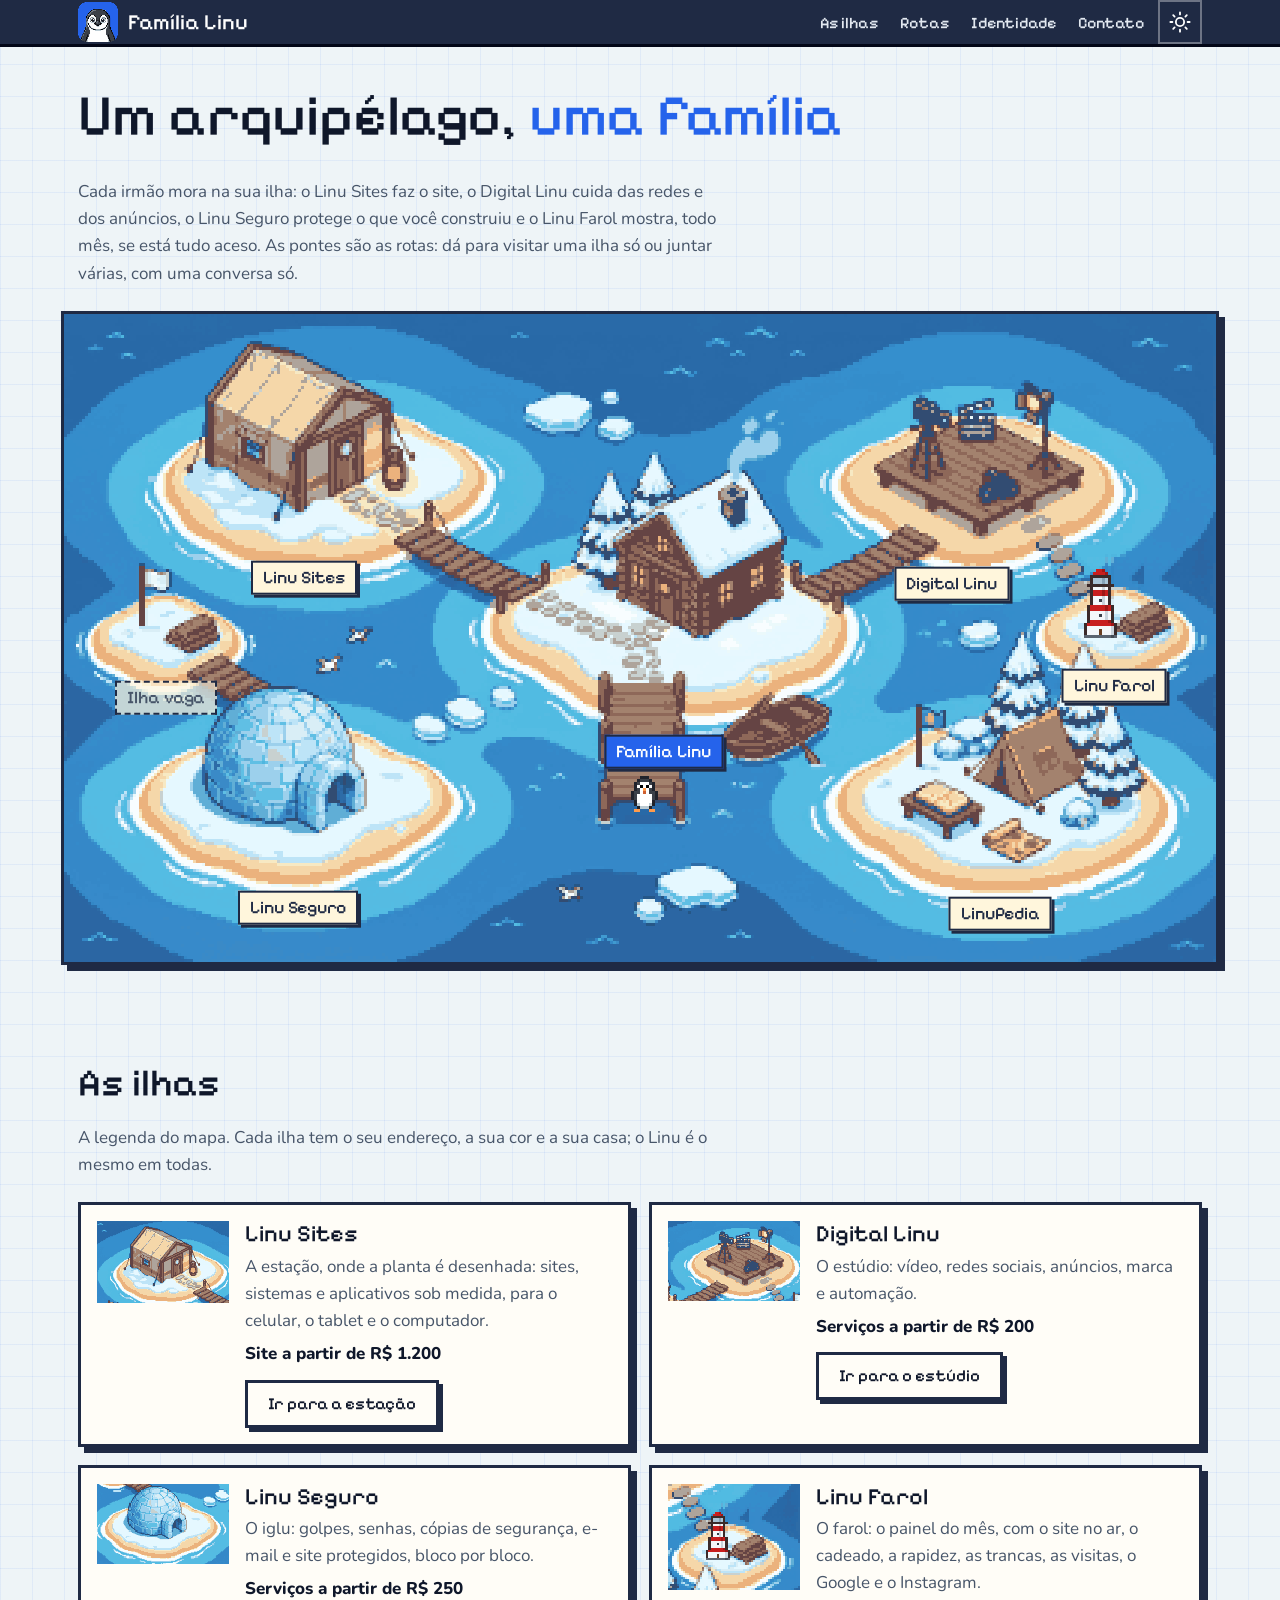
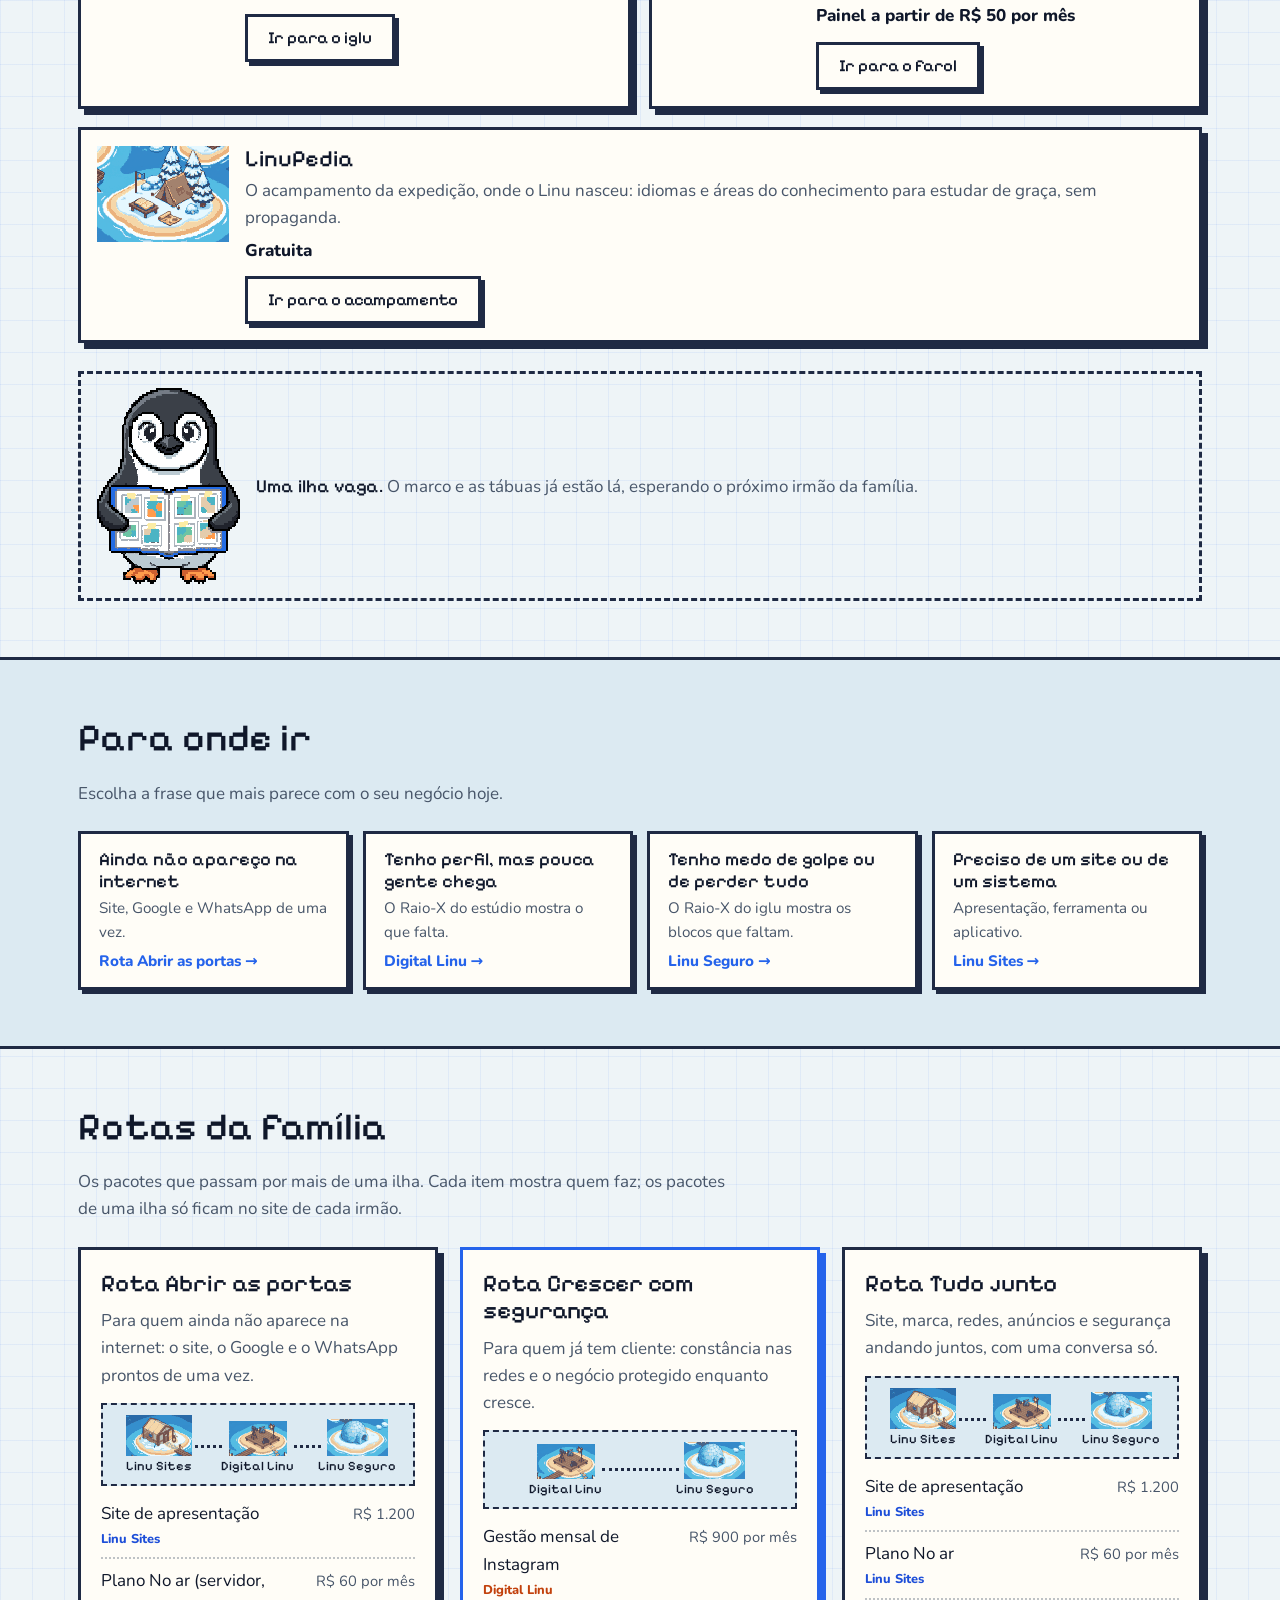
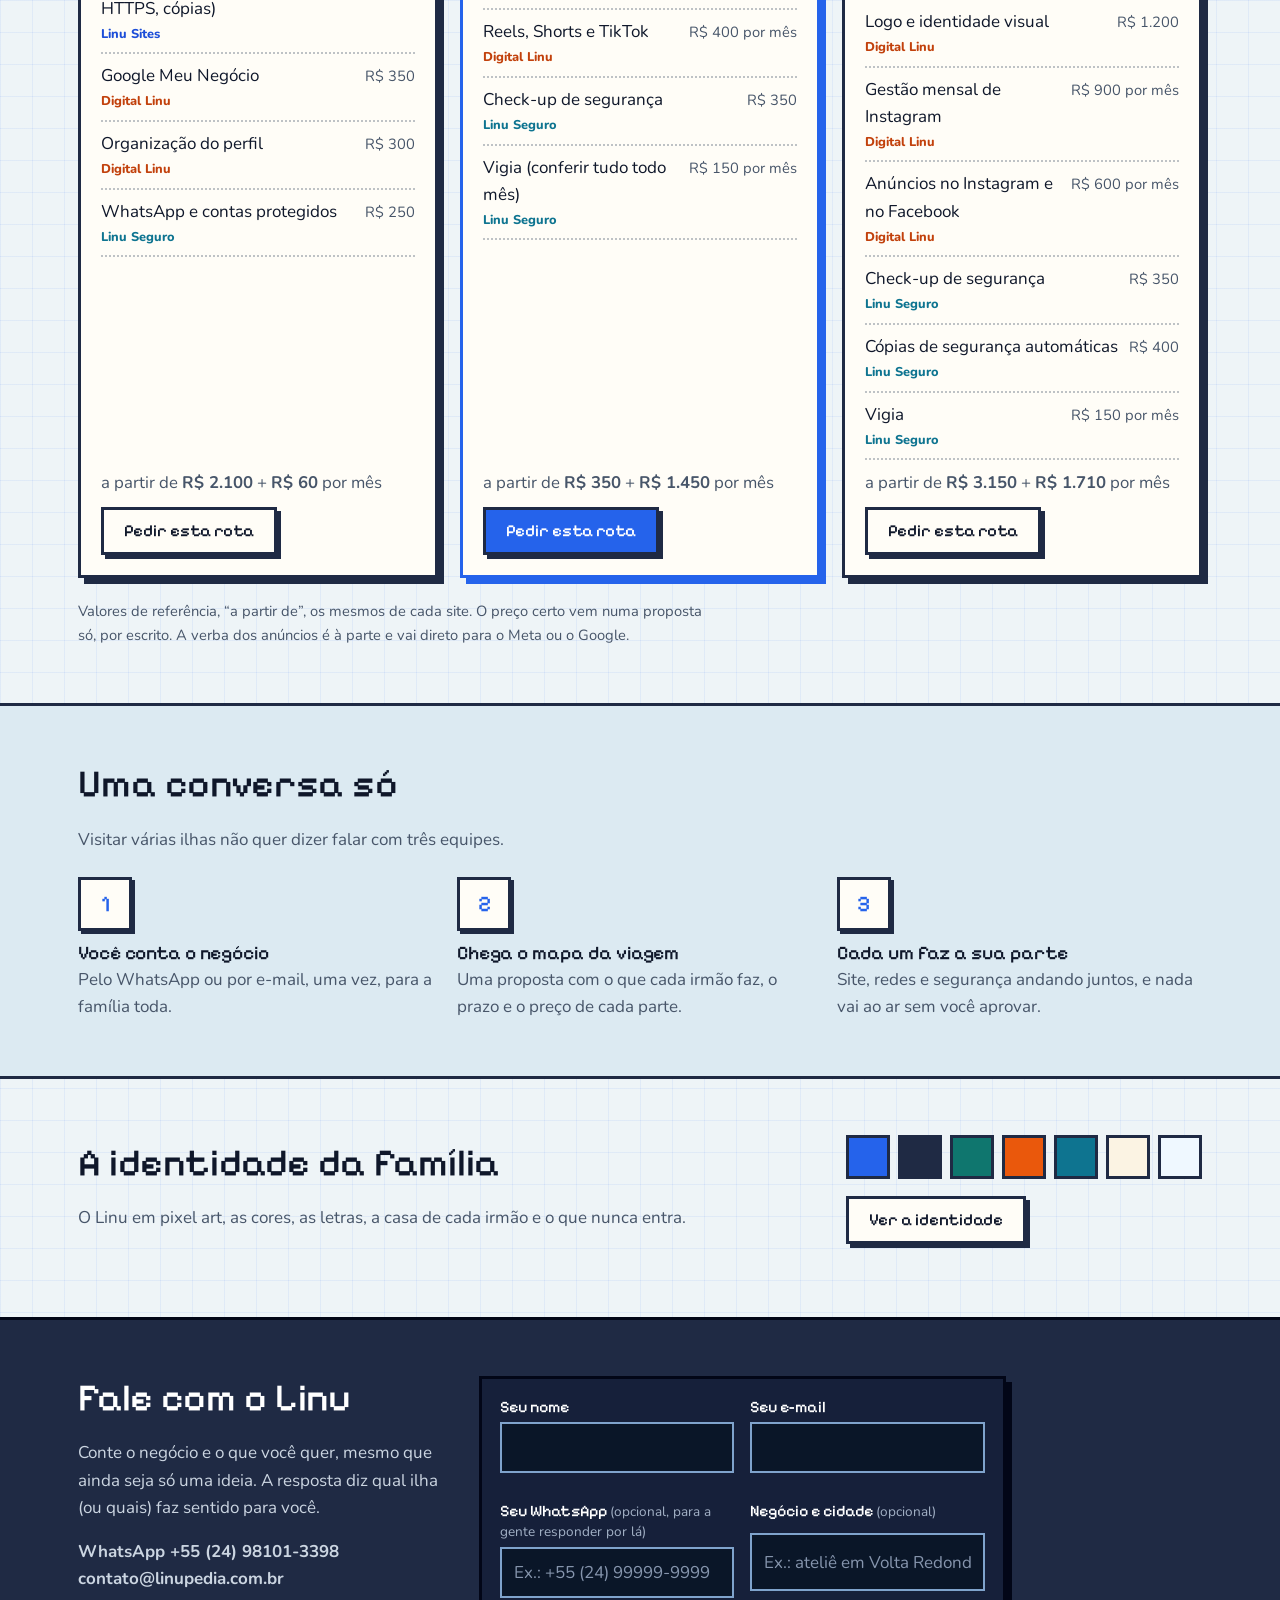
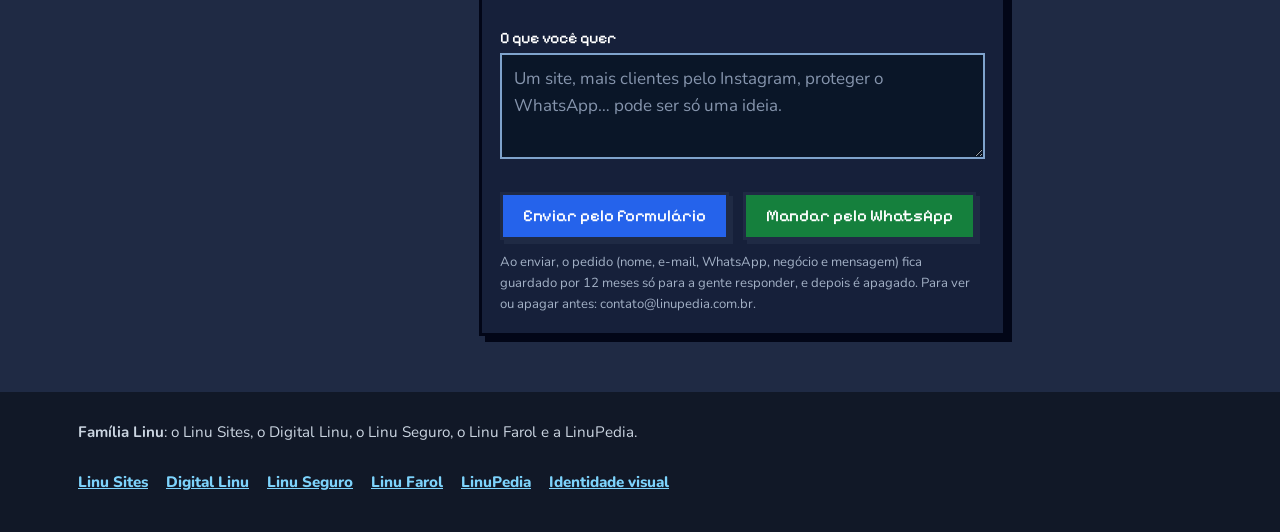
<file: index.html>
<!DOCTYPE html>
<html lang="pt-BR">
<head>
  <meta charset="utf-8">
  <meta name="viewport" content="width=device-width, initial-scale=1">
  <title>Família Linu: as ilhas do Linu Sites, do Digital, do Seguro e do Farol</title>
  <meta name="description" content="Um arquipélago, uma família: o Linu Sites faz o site, o Digital Linu cuida das redes e dos anúncios, o Linu Seguro protege o negócio e o Linu Farol mostra o painel do mês. Rotas que juntam os irmãos, com uma conversa só.">
  <meta name="theme-color" content="#1F2A44">
  <link rel="icon" href="img/linu-logo.png?v=04939f80" type="image/png" sizes="128x128">
  <link rel="icon" href="img/icone-32.png?v=af06fd2b" type="image/png" sizes="32x32">
  <link rel="apple-touch-icon" href="img/icone-180.png?v=0174d73d">
  <meta property="og:title" content="Família Linu">
  <meta property="og:description" content="Site, redes sociais, anúncios e segurança para pequenos negócios, cada um na sua ilha, e a LinuPedia, onde o Linu nasceu.">
  <meta property="og:type" content="website">
  <meta property="og:url" content="https://familia.linupedia.com.br/">
  <meta property="og:locale" content="pt_BR">
  <meta property="og:image" content="https://familia.linupedia.com.br/img/compartilhar.png">
  <meta property="og:image:width" content="1200">
  <meta property="og:image:height" content="630">
  <meta name="twitter:card" content="summary_large_image">
  <script type="application/ld+json">{"@context":"https://schema.org","@type":"Organization","name":"Família Linu","url":"https://familia.linupedia.com.br/","description":"Site, redes sociais, anúncios, segurança digital e o painel do mês para pequenos negócios, com uma conversa só.","logo":"https://familia.linupedia.com.br/img/linu-logo.png","image":"https://familia.linupedia.com.br/img/compartilhar.png","telephone":"+55-24-98101-3398","email":"contato@linupedia.com.br","areaServed":"BR","subOrganization":[{"@type":"ProfessionalService","name":"Linu Sites","url":"https://sites.linupedia.com.br/"},{"@type":"ProfessionalService","name":"Digital Linu","url":"https://digital.linupedia.com.br/"},{"@type":"ProfessionalService","name":"Linu Seguro","url":"https://seguro.linupedia.com.br/"},{"@type":"ProfessionalService","name":"Linu Farol","url":"https://farol.linupedia.com.br/"}],"parentOrganization":{"@type":"Organization","name":"LinuPedia","url":"https://linupedia.com.br"}}</script>
  <meta http-equiv="Content-Security-Policy" content="default-src 'self'; img-src 'self' data:; font-src 'self'; style-src 'self'; script-src 'self'; connect-src 'self' https://farol.linupedia.com.br; object-src 'none'; base-uri 'self'; form-action 'self'">
  <link rel="canonical" href="https://familia.linupedia.com.br/">
  <link rel="preload" href="fontes/pixelify-sans-latin.woff2" as="font" type="font/woff2" crossorigin>
  <script src="js/tema-inicio.js?v=b2e4d710"></script>
  <link rel="stylesheet" href="css/fontes-pixel.css?v=5a3ab9f0">
  <link rel="stylesheet" href="css/estilo.css?v=5ccaa806">
  <link rel="stylesheet" href="css/marcas.css?v=cd5d8400">
  <link rel="stylesheet" href="css/movimento.css?v=6c3684a3">
  <script src="js/familia.js?v=a49119ed" defer></script>
  <script src="js/linu-vivo.js?v=daf0f399" defer></script>
  <script src="js/mapa-linu.js?v=a520ba24" defer></script>
  <script src="js/movimento.js?v=c068d761" defer></script>
  <script src="js/farol-visitas.js?v=721273e2" defer></script>
</head>
<body>
  <header class="topo">
    <div class="dentro topo-dentro">
      <a class="marca" href="./" aria-label="Família Linu, início">
        <img src="img/linu-logo.png?v=04939f80" alt="" width="40" height="40">
        <span>Família Linu</span>
      </a>
      <nav class="menu" aria-label="Seções">
        <div class="menu-links" id="menu-links">
          <a href="#ilhas">As ilhas</a>
          <a href="#rotas">Rotas</a>
          <a href="identidade">Identidade</a>
          <a href="#contato">Contato</a>
        </div>
        <button class="luz" type="button" data-tema aria-label="Mudar para o modo escuro" title="Modo escuro">
          <svg viewBox="0 0 24 24" width="22" height="22" aria-hidden="true">
            <path class="icone-sol" d="M12 7.5a4.5 4.5 0 1 1 0 9 4.5 4.5 0 0 1 0-9ZM12 1.5v2.2M12 20.3v2.2M1.5 12h2.2M20.3 12h2.2M4.6 4.6l1.5 1.5M17.9 17.9l1.5 1.5M4.6 19.4l1.5-1.5M17.9 6.1l1.5-1.5" />
            <path class="icone-lua" d="M20 14.5A8.5 8.5 0 0 1 9.5 4a8.5 8.5 0 1 0 10.5 10.5Z" />
          </svg>
        </button>
      </nav>
    </div>
  </header>

  <main>
    <!-- O mapa das ilhas (07/11/2026): pixel art pela API de imagens (arte/), levada para a grade 384 × 216 (largo) e
         176 × 312 (alto) e mostrada só em 2× ou 3× exatos. Os nomes são HTML por cima (css/marcas.css). -->
    <section class="abertura" data-barra-titulo="O mapa">
      <div class="dentro">
        <h1>Um arquipélago, <span class="destaque">uma família</span></h1>
        <p class="abertura-sub">Cada irmão mora na sua ilha: o Linu Sites faz o site, o Digital Linu cuida das redes e dos anúncios,
          o Linu Seguro protege o que você construiu e o Linu Farol mostra, todo mês, se está tudo aceso. As pontes são as rotas: dá para visitar uma ilha só ou juntar várias,
          com uma conversa só.</p>
      </div>
      <div class="mapa">
        <div class="mapa-largo">
          <img class="pixel mapa-dia" src="img/mapa-largo-dia.png?v=c168d5bc" alt="Mapa em pixel art de sete ilhas: a estação do Linu Sites, o estúdio do Digital Linu, o iglu do Linu Seguro, o acampamento da LinuPedia, a casa da Família Linu no meio, com o Linu no cais, o farol do Linu Farol e uma ilha vaga" width="384" height="216">
          <img class="pixel mapa-noite" src="img/mapa-largo-noite.png?v=48eda335" alt="O mesmo mapa das ilhas, à noite, com as janelas acesas" width="384" height="216">
          <div class="marcas">
            <a class="marca-ilha m-l-sites" href="https://sites.linupedia.com.br/">Linu Sites</a>
            <a class="marca-ilha m-l-digital" href="https://digital.linupedia.com.br/">Digital Linu</a>
            <span class="marca-ilha m-l-familia">Família Linu</span>
            <a class="marca-ilha m-l-seguro" href="https://seguro.linupedia.com.br/">Linu Seguro</a>
            <a class="marca-ilha m-l-pedia" href="https://linupedia.com.br/">LinuPedia</a>
            <span class="marca-ilha m-l-vaga1 marca-vaga">Ilha vaga</span>
            <a class="marca-ilha m-l-farol" href="https://farol.linupedia.com.br/">Linu Farol</a>
          </div>
        </div>
        <div class="mapa-alto">
          <img class="pixel mapa-dia" src="img/mapa-alto-dia.png?v=5227ce61" alt="Mapa em pixel art de sete ilhas, de cima para baixo: a estação do Linu Sites, o estúdio do Digital Linu, a casa da Família Linu com o Linu no cais, o iglu do Linu Seguro, o acampamento da LinuPedia, o farol do Linu Farol e uma ilha vaga" width="176" height="312">
          <img class="pixel mapa-noite" src="img/mapa-alto-noite.png?v=658acf79" alt="O mesmo mapa das ilhas, à noite, com as janelas acesas" width="176" height="312">
          <div class="marcas">
            <a class="marca-ilha m-a-sites" href="https://sites.linupedia.com.br/">Linu Sites</a>
            <a class="marca-ilha m-a-digital" href="https://digital.linupedia.com.br/">Digital Linu</a>
            <span class="marca-ilha m-a-familia">Família Linu</span>
            <a class="marca-ilha m-a-seguro" href="https://seguro.linupedia.com.br/">Linu Seguro</a>
            <a class="marca-ilha m-a-pedia" href="https://linupedia.com.br/">LinuPedia</a>
            <span class="marca-ilha m-a-vaga1 marca-vaga">Ilha vaga</span>
            <a class="marca-ilha m-a-farol" href="https://farol.linupedia.com.br/">Linu Farol</a>
          </div>
        </div>
      </div>
    </section>

    <section class="secao" id="ilhas">
      <div class="dentro">
        <h2 data-mov="palavras">As ilhas</h2>
        <p class="secao-sub" data-mov="sobe">A legenda do mapa. Cada ilha tem o seu endereço, a sua cor e a sua casa; o Linu é o mesmo em todas.</p>
        <p class="faixa-dica" aria-hidden="true">Arraste para o lado: são 5 ilhas →</p>
        <ul class="ilhas" data-mov-grupo="sobe">
          <li class="ilha">
            <img class="pixel ilha-img" data-mov="cortina" src="img/ilha-sites.png?v=5ed943eb" alt="" width="264" height="164" loading="lazy">
            <div class="ilha-texto">
              <h3>Linu Sites</h3>
              <p>A estação, onde a planta é desenhada: sites, sistemas e aplicativos sob medida, para o celular, o tablet e o computador.</p>
              <p class="ilha-preco" data-irmao="sites">Site a partir de R$&nbsp;1.200</p>
              <a class="botao botao-linha" href="https://sites.linupedia.com.br/">Ir para a estação</a>
            </div>
          </li>
          <li class="ilha">
            <img class="pixel ilha-img" data-mov="cortina" src="img/ilha-digital.png?v=b6b58635" alt="" width="232" height="140" loading="lazy">
            <div class="ilha-texto">
              <h3>Digital Linu</h3>
              <p>O estúdio: vídeo, redes sociais, anúncios, marca e automação.</p>
              <p class="ilha-preco" data-irmao="digital">Serviços a partir de R$&nbsp;200</p>
              <a class="botao botao-linha" href="https://digital.linupedia.com.br/">Ir para o estúdio</a>
            </div>
          </li>
          <li class="ilha">
            <img class="pixel ilha-img" data-mov="cortina" src="img/ilha-seguro.png?v=1c79bf6d" alt="" width="244" height="148" loading="lazy">
            <div class="ilha-texto">
              <h3>Linu Seguro</h3>
              <p>O iglu: golpes, senhas, cópias de segurança, e-mail e site protegidos, bloco por bloco.</p>
              <p class="ilha-preco" data-irmao="seguro">Serviços a partir de R$&nbsp;250</p>
              <a class="botao botao-linha" href="https://seguro.linupedia.com.br/">Ir para o iglu</a>
            </div>
          </li>
          <li class="ilha">
            <img class="pixel ilha-img" data-mov="cortina" src="img/ilha-farol.png?v=7e81472c" alt="" width="124" height="100" loading="lazy">
            <div class="ilha-texto">
              <h3>Linu Farol</h3>
              <p>O farol: o painel do mês, com o site no ar, o cadeado, a rapidez, as trancas, as visitas, o Google e o Instagram.</p>
              <p class="ilha-preco" data-irmao="farol">Painel a partir de R$&nbsp;50 por mês</p>
              <a class="botao botao-linha" href="https://farol.linupedia.com.br/">Ir para o farol</a>
            </div>
          </li>
          <li class="ilha">
            <img class="pixel ilha-img" data-mov="cortina" src="img/ilha-pedia.png?v=cc1c0d07" alt="" width="252" height="184" loading="lazy">
            <div class="ilha-texto">
              <h3>LinuPedia</h3>
              <p>O acampamento da expedição, onde o Linu nasceu: idiomas e áreas do conhecimento para estudar de graça, sem propaganda.</p>
              <p class="ilha-preco">Gratuita</p>
              <a class="botao botao-linha" href="https://linupedia.com.br/">Ir para o acampamento</a>
            </div>
          </li>
        </ul>
        <p class="vagas" data-mov="sobe"><img class="pixel" data-linu-vivo data-piscar="img/linu-album-piscando.png?v=fa7bdaf4" src="img/linu-album.png?v=cb180242" alt="" width="143" height="196" loading="lazy"><span><b>Uma ilha vaga.</b> O marco
          e as tábuas já estão lá, esperando o próximo irmão da família.</span></p>
      </div>
    </section>

    <section class="secao secao-mar" id="casos">
      <div class="dentro">
        <h2 data-mov="palavras">Para onde ir</h2>
        <p class="secao-sub" data-mov="sobe">Escolha a frase que mais parece com o seu negócio hoje.</p>
        <ul class="casos" data-mov-grupo="sobe">
          <li><a href="#rotas"><b>Ainda não apareço na internet</b><span>Site, Google e WhatsApp de uma vez.</span><span class="casos-ir">Rota Abrir as portas →</span></a></li>
          <li><a href="https://digital.linupedia.com.br/#raiox"><b>Tenho perfil, mas pouca gente chega</b><span>O Raio-X do estúdio mostra o que falta.</span><span class="casos-ir">Digital Linu →</span></a></li>
          <li><a href="https://seguro.linupedia.com.br/#raiox"><b>Tenho medo de golpe ou de perder tudo</b><span>O Raio-X do iglu mostra os blocos que faltam.</span><span class="casos-ir">Linu Seguro →</span></a></li>
          <li><a href="https://sites.linupedia.com.br/#servicos"><b>Preciso de um site ou de um sistema</b><span>Apresentação, ferramenta ou aplicativo.</span><span class="casos-ir">Linu Sites →</span></a></li>
        </ul>
      </div>
    </section>

    <section class="secao" id="rotas">
      <div class="dentro">
        <h2 data-mov="palavras">Rotas da família</h2>
        <p class="secao-sub" data-mov="sobe">Os pacotes que passam por mais de uma ilha. Cada item mostra quem faz; os pacotes de uma ilha só ficam
          no site de cada irmão.</p>
        <p class="faixa-dica" aria-hidden="true">Arraste para o lado: são 3 rotas →</p>
        <div class="rotas" data-mov-grupo="sobe">
          <article class="rota">
            <h3 class="rota-nome">Rota Abrir as portas</h3>
            <p>Para quem ainda não aparece na internet: o site, o Google e o WhatsApp prontos de uma vez.</p>
            <ol class="rota-paradas" data-mov-grupo="lado" title="As ilhas desta rota"><li><img class="pixel" src="img/ilha-sites-p.png?v=d8697db7" alt="" width="66" height="41"><span>Linu Sites</span></li><li><img class="pixel" src="img/ilha-digital-p.png?v=76141bc9" alt="" width="58" height="35"><span>Digital Linu</span></li><li><img class="pixel" src="img/ilha-seguro-p.png?v=35e524f1" alt="" width="61" height="37"><span>Linu Seguro</span></li></ol>
            <details class="rota-detalhe" open>
              <summary>O que entra: 5 itens</summary>
              <ul class="rota-itens">
              <li>Site de apresentação<span class="valor">R$&nbsp;1.200</span><small class="de-sites">Linu Sites</small></li>
              <li>Plano No ar (servidor, HTTPS, cópias)<span class="valor">R$&nbsp;60 por mês</span><small class="de-sites">Linu Sites</small></li>
              <li>Google Meu Negócio<span class="valor">R$&nbsp;350</span><small class="de-digital">Digital Linu</small></li>
              <li>Organização do perfil<span class="valor">R$&nbsp;300</span><small class="de-digital">Digital Linu</small></li>
              <li>WhatsApp e contas protegidos<span class="valor">R$&nbsp;250</span><small class="de-seguro">Linu Seguro</small></li>
              </ul>
            </details>
            <p class="rota-total">a partir de <b>R$&nbsp;2.100</b> + <b>R$&nbsp;60</b> por mês</p>
            <a class="botao botao-linha" href="https://wa.me/5524981013398?text=Ol%C3%A1%2C%20Fam%C3%ADlia%20Linu%21%20Quero%20um%20or%C3%A7amento%20da%20rota%20Abrir%20as%20portas%3A%20Site%20de%20apresenta%C3%A7%C3%A3o%2C%20Plano%20No%20ar%20%28servidor%2C%20HTTPS%2C%20c%C3%B3pias%29%2C%20Google%20Meu%20Neg%C3%B3cio%2C%20Organiza%C3%A7%C3%A3o%20do%20perfil%2C%20WhatsApp%20e%20contas%20protegidos.%20Estimativa%20pela%20p%C3%A1gina%3A%20a%20partir%20de%20R%24%202.100%20%2B%20R%24%2060%20por%20m%C3%AAs." target="_blank" rel="noopener">Pedir esta rota</a>
          </article>
          <article class="rota rota-destaque">
            <h3 class="rota-nome">Rota Crescer com segurança</h3>
            <p>Para quem já tem cliente: constância nas redes e o negócio protegido enquanto cresce.</p>
            <ol class="rota-paradas" data-mov-grupo="lado" title="As ilhas desta rota"><li><img class="pixel" src="img/ilha-digital-p.png?v=76141bc9" alt="" width="58" height="35"><span>Digital Linu</span></li><li><img class="pixel" src="img/ilha-seguro-p.png?v=35e524f1" alt="" width="61" height="37"><span>Linu Seguro</span></li></ol>
            <details class="rota-detalhe" open>
              <summary>O que entra: 4 itens</summary>
              <ul class="rota-itens">
              <li>Gestão mensal de Instagram<span class="valor">R$&nbsp;900 por mês</span><small class="de-digital">Digital Linu</small></li>
              <li>Reels, Shorts e TikTok<span class="valor">R$&nbsp;400 por mês</span><small class="de-digital">Digital Linu</small></li>
              <li>Check-up de segurança<span class="valor">R$&nbsp;350</span><small class="de-seguro">Linu Seguro</small></li>
              <li>Vigia (conferir tudo todo mês)<span class="valor">R$&nbsp;150 por mês</span><small class="de-seguro">Linu Seguro</small></li>
              </ul>
            </details>
            <p class="rota-total">a partir de <b>R$&nbsp;350</b> + <b>R$&nbsp;1.450</b> por mês</p>
            <a class="botao" href="https://wa.me/5524981013398?text=Ol%C3%A1%2C%20Fam%C3%ADlia%20Linu%21%20Quero%20um%20or%C3%A7amento%20da%20rota%20Crescer%20com%20seguran%C3%A7a%3A%20Gest%C3%A3o%20mensal%20de%20Instagram%2C%20Reels%2C%20Shorts%20e%20TikTok%2C%20Check-up%20de%20seguran%C3%A7a%2C%20Vigia%20%28conferir%20tudo%20todo%20m%C3%AAs%29.%20Estimativa%20pela%20p%C3%A1gina%3A%20a%20partir%20de%20R%24%20350%20%2B%20R%24%201.450%20por%20m%C3%AAs." target="_blank" rel="noopener">Pedir esta rota</a>
          </article>
          <article class="rota">
            <h3 class="rota-nome">Rota Tudo junto</h3>
            <p>Site, marca, redes, anúncios e segurança andando juntos, com uma conversa só.</p>
            <ol class="rota-paradas" data-mov-grupo="lado" title="As ilhas desta rota"><li><img class="pixel" src="img/ilha-sites-p.png?v=d8697db7" alt="" width="66" height="41"><span>Linu Sites</span></li><li><img class="pixel" src="img/ilha-digital-p.png?v=76141bc9" alt="" width="58" height="35"><span>Digital Linu</span></li><li><img class="pixel" src="img/ilha-seguro-p.png?v=35e524f1" alt="" width="61" height="37"><span>Linu Seguro</span></li></ol>
            <details class="rota-detalhe" open>
              <summary>O que entra: 8 itens</summary>
              <ul class="rota-itens">
              <li>Site de apresentação<span class="valor">R$&nbsp;1.200</span><small class="de-sites">Linu Sites</small></li>
              <li>Plano No ar<span class="valor">R$&nbsp;60 por mês</span><small class="de-sites">Linu Sites</small></li>
              <li>Logo e identidade visual<span class="valor">R$&nbsp;1.200</span><small class="de-digital">Digital Linu</small></li>
              <li>Gestão mensal de Instagram<span class="valor">R$&nbsp;900 por mês</span><small class="de-digital">Digital Linu</small></li>
              <li>Anúncios no Instagram e no Facebook<span class="valor">R$&nbsp;600 por mês</span><small class="de-digital">Digital Linu</small></li>
              <li>Check-up de segurança<span class="valor">R$&nbsp;350</span><small class="de-seguro">Linu Seguro</small></li>
              <li>Cópias de segurança automáticas<span class="valor">R$&nbsp;400</span><small class="de-seguro">Linu Seguro</small></li>
              <li>Vigia<span class="valor">R$&nbsp;150 por mês</span><small class="de-seguro">Linu Seguro</small></li>
              </ul>
            </details>
            <p class="rota-total">a partir de <b>R$&nbsp;3.150</b> + <b>R$&nbsp;1.710</b> por mês</p>
            <a class="botao botao-linha" href="https://wa.me/5524981013398?text=Ol%C3%A1%2C%20Fam%C3%ADlia%20Linu%21%20Quero%20um%20or%C3%A7amento%20da%20rota%20Tudo%20junto%3A%20Site%20de%20apresenta%C3%A7%C3%A3o%2C%20Plano%20No%20ar%2C%20Logo%20e%20identidade%20visual%2C%20Gest%C3%A3o%20mensal%20de%20Instagram%2C%20An%C3%BAncios%20no%20Instagram%20e%20no%20Facebook%2C%20Check-up%20de%20seguran%C3%A7a%2C%20C%C3%B3pias%20de%20seguran%C3%A7a%20autom%C3%A1ticas%2C%20Vigia.%20Estimativa%20pela%20p%C3%A1gina%3A%20a%20partir%20de%20R%24%203.150%20%2B%20R%24%201.710%20por%20m%C3%AAs." target="_blank" rel="noopener">Pedir esta rota</a>
          </article>
        </div>
        <p class="rotas-nota" data-mov="aparece">Valores de referência, “a partir de”, os mesmos de cada site. O preço certo vem numa proposta só, por
          escrito. A verba dos anúncios é à parte e vai direto para o Meta ou o Google.</p>
      </div>
    </section>

    <section class="secao secao-mar" id="como">
      <div class="dentro">
        <h2 data-mov="palavras">Uma conversa só</h2>
        <p class="secao-sub" data-mov="sobe">Visitar várias ilhas não quer dizer falar com três equipes.</p>
        <ol class="passos" data-mov-grupo="sobe">
          <li><b>Você conta o negócio</b><span>Pelo WhatsApp ou por e-mail, uma vez, para a família toda.</span></li>
          <li><b>Chega o mapa da viagem</b><span>Uma proposta com o que cada irmão faz, o prazo e o preço de cada parte.</span></li>
          <li><b>Cada um faz a sua parte</b><span>Site, redes e segurança andando juntos, e nada vai ao ar sem você aprovar.</span></li>
        </ol>
      </div>
    </section>

    <section class="secao" id="identidade-chamada">
      <div class="dentro chamada-identidade">
        <div>
          <h2 data-mov="palavras">A identidade da família</h2>
          <p class="secao-sub" data-mov="sobe">O Linu em pixel art, as cores, as letras, a casa de cada irmão e o que nunca entra.</p>
        </div>
        <div>
          <ul class="chamada-cores" data-mov-grupo="aparece" aria-hidden="true">
            <li class="c-azul"></li><li class="c-grafite"></li><li class="c-aurora"></li><li class="c-fogo"></li>
            <li class="c-iglu"></li><li class="c-pergaminho"></li><li class="c-gelo"></li>
          </ul>
          <p><a class="botao botao-linha" href="identidade">Ver a identidade</a></p>
        </div>
      </div>
    </section>

    <section class="secao contato" id="contato">
      <div class="dentro contato-dentro">
        <div>
          <h2 data-mov="palavras">Fale com o Linu</h2>
          <p>Conte o negócio e o que você quer, mesmo que ainda seja só uma ideia. A resposta diz qual ilha (ou quais) faz
            sentido para você.</p>
          <p class="contato-canais">WhatsApp +55 (24) 98101-3398<br>contato@linupedia.com.br</p>
        </div>
        <!-- O formulário (11/11/2026): o pedido chega no e-mail da família e no /admin (linuarquivos/servidor/linu-pedidos);
             o WhatsApp abre com a mensagem já escrita -->
        <form class="contato-form" data-contato novalidate>
          <div class="campo">
            <label for="nome">Seu nome</label>
            <input type="text" id="nome" name="nome" autocomplete="name" required aria-describedby="nome-erro">
            <p class="campo-erro" id="nome-erro" aria-live="polite"></p>
          </div>
          <div class="campo">
            <label for="email">Seu e-mail</label>
            <input type="email" id="email" name="email" autocomplete="email" inputmode="email" required aria-describedby="email-erro">
            <p class="campo-erro" id="email-erro" aria-live="polite"></p>
          </div>
          <div class="campo">
            <label for="telefone">Seu WhatsApp <span class="opcional">(opcional, para a gente responder por lá)</span></label>
            <input type="tel" id="telefone" name="telefone" autocomplete="tel" inputmode="tel" maxlength="30" placeholder="Ex.: +55 (24) 99999-9999">
          </div>
          <div class="campo">
            <label for="negocio">Negócio e cidade <span class="opcional">(opcional)</span></label>
            <input type="text" id="negocio" name="negocio" placeholder="Ex.: ateliê em Volta Redonda">
          </div>
          <div class="campo campo-largo">
            <label for="mensagem">O que você quer</label>
            <textarea id="mensagem" name="mensagem" rows="3" required aria-describedby="mensagem-erro" placeholder="Um site, mais clientes pelo Instagram, proteger o WhatsApp… pode ser só uma ideia."></textarea>
            <p class="campo-erro" id="mensagem-erro" aria-live="polite"></p>
          </div>
          <!-- campo que só robô preenche (o servidor ignora o pedido que vier com ele) -->
          <div class="pote" aria-hidden="true"><label>Não preencha<input type="text" name="site_extra" tabindex="-1" autocomplete="off"></label></div>
          <div class="botoes campo-largo">
            <button type="submit" class="botao" data-enviar>Enviar pelo formulário</button>
            <a class="botao botao-whatsapp" data-whats href="https://wa.me/5524981013398?text=Ol%C3%A1%2C%20Fam%C3%ADlia%20Linu%21%20Quero%20conversar%20sobre%20o%20meu%20neg%C3%B3cio." target="_blank" rel="noopener">Mandar pelo WhatsApp</a>
          </div>
          <p class="formulario-status campo-largo" data-status role="status" aria-live="polite"></p>
          <p class="formulario-privacidade campo-largo">Ao enviar, o pedido (nome, e-mail, WhatsApp, negócio e mensagem) fica guardado por 12 meses só para a gente responder, e depois é apagado. Para ver ou apagar antes: contato@linupedia.com.br.</p>
        </form>
        <img class="pixel contato-linu" data-mov="cortina" data-linu-vivo data-piscar="img/linu-frente-piscando.png?v=bdd2509a" src="img/linu-frente.png?v=015c42f4" alt="O Linu, de frente, esperando a sua mensagem" width="172" height="190" loading="lazy">
      </div>
    </section>
  </main>

  <!-- Celular (07/11/2026): a placa de baixo, ao alcance do polegar. O botão abre o menu (as seções, numa placa que
       sobe de baixo) e mostra em que parte da carta a pessoa está; o outro leva à conversa. Some quando o contato
       aparece. Sem JavaScript, fica escondida (js/familia.js, bloco 3). -->
  <aside class="barra" data-barra aria-label="Atalhos" hidden>
    <button class="barra-menu" type="button" aria-expanded="false" aria-controls="menu-links" data-menu>
      <svg viewBox="0 0 16 16" width="32" height="32" aria-hidden="true"><path class="rosa-n" d="M7 1h2v2h1v4H6V3h1z"/><path class="rosa-s" d="M6 9h4v4H9v2H7v-2H6z"/><path class="rosa-l" d="M1 7h5v2H1zM10 7h5v2h-5z"/></svg>
      <span><b>Menu</b><small data-barra-nome>O mapa</small></span>
    </button>
    <a class="botao" href="#contato">Falar com o Linu</a>
  </aside>

  <footer class="rodape">
    <div class="dentro rodape-dentro">
      <p><b>Família Linu</b>: o Linu Sites, o Digital Linu, o Linu Seguro, o Linu Farol e a LinuPedia.</p>
      <nav class="rodape-links" aria-label="As ilhas">
        <a href="https://sites.linupedia.com.br/">Linu Sites</a>
        <a href="https://digital.linupedia.com.br/">Digital Linu</a>
        <a href="https://seguro.linupedia.com.br/">Linu Seguro</a>
        <a href="https://farol.linupedia.com.br/">Linu Farol</a>
        <a href="https://linupedia.com.br/">LinuPedia</a>
        <a href="identidade">Identidade visual</a>
      </nav>
    </div>
  </footer>
</body>
</html>
</file>
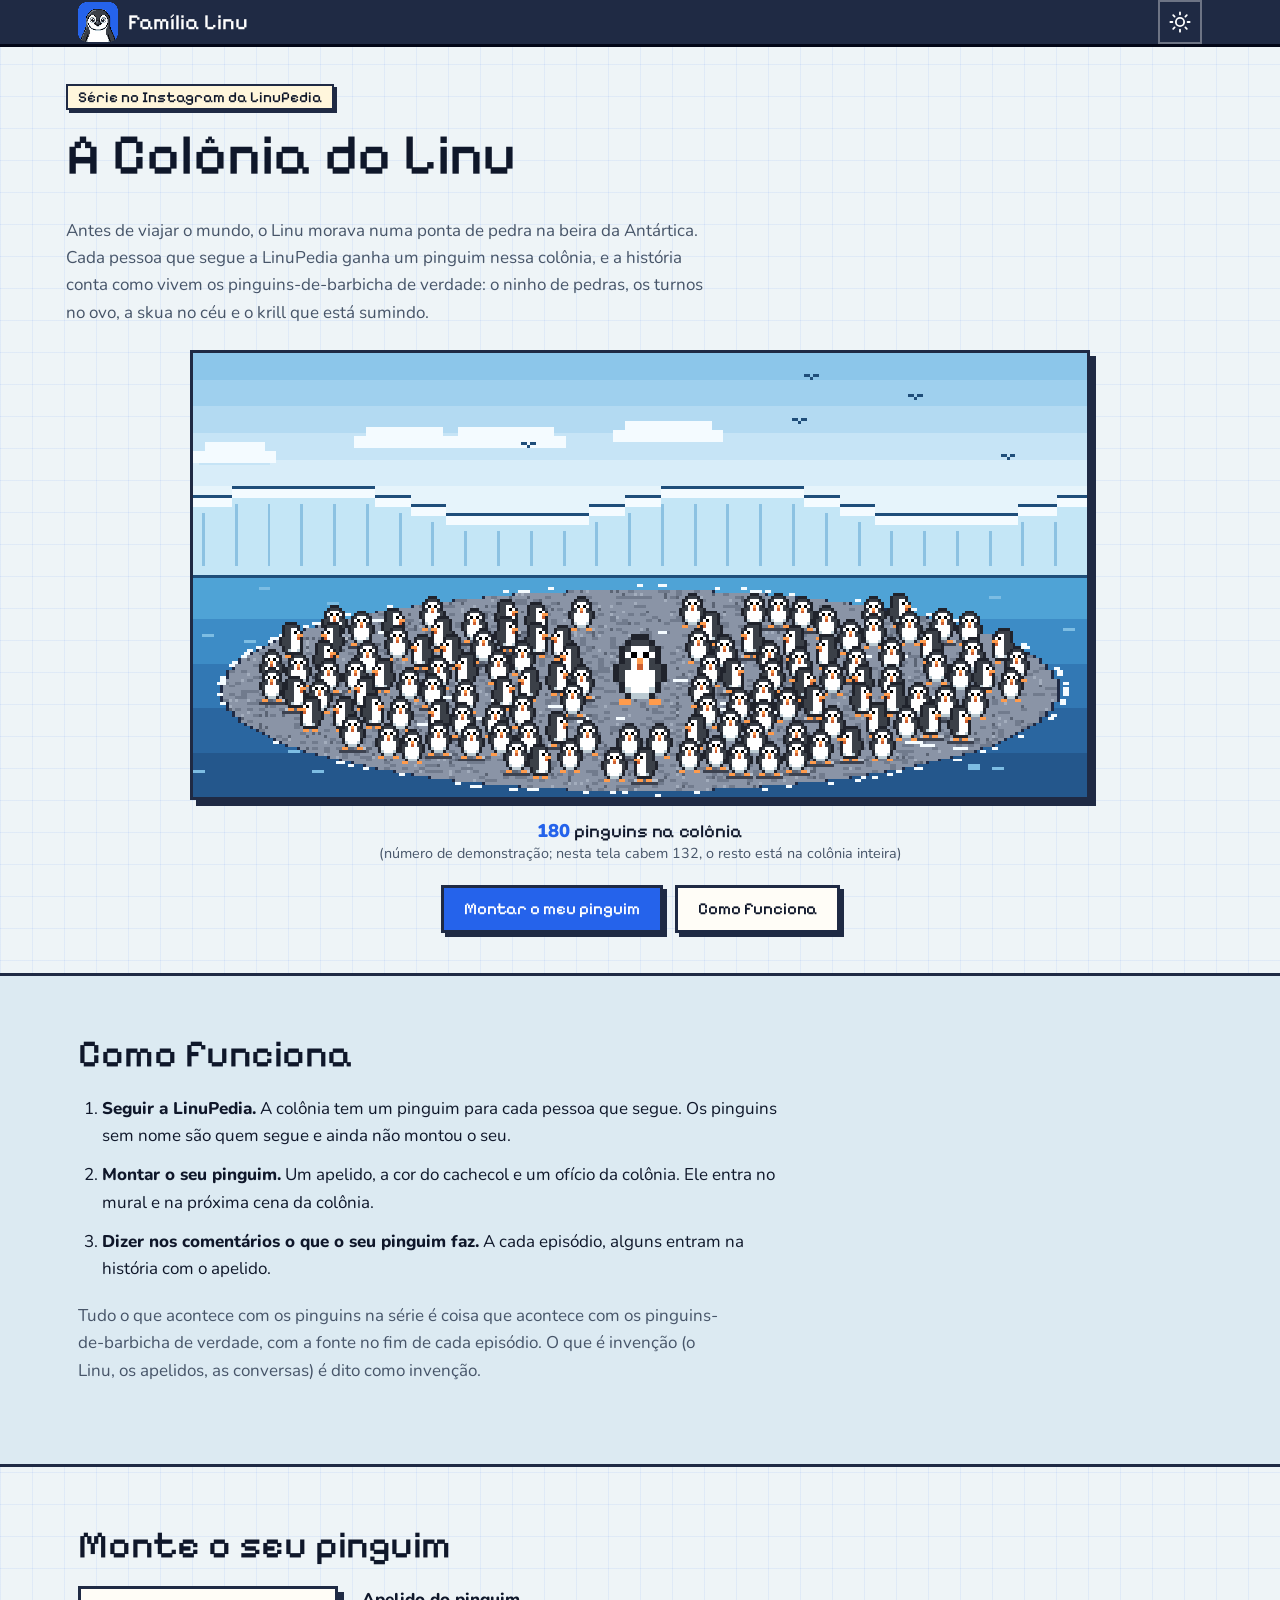
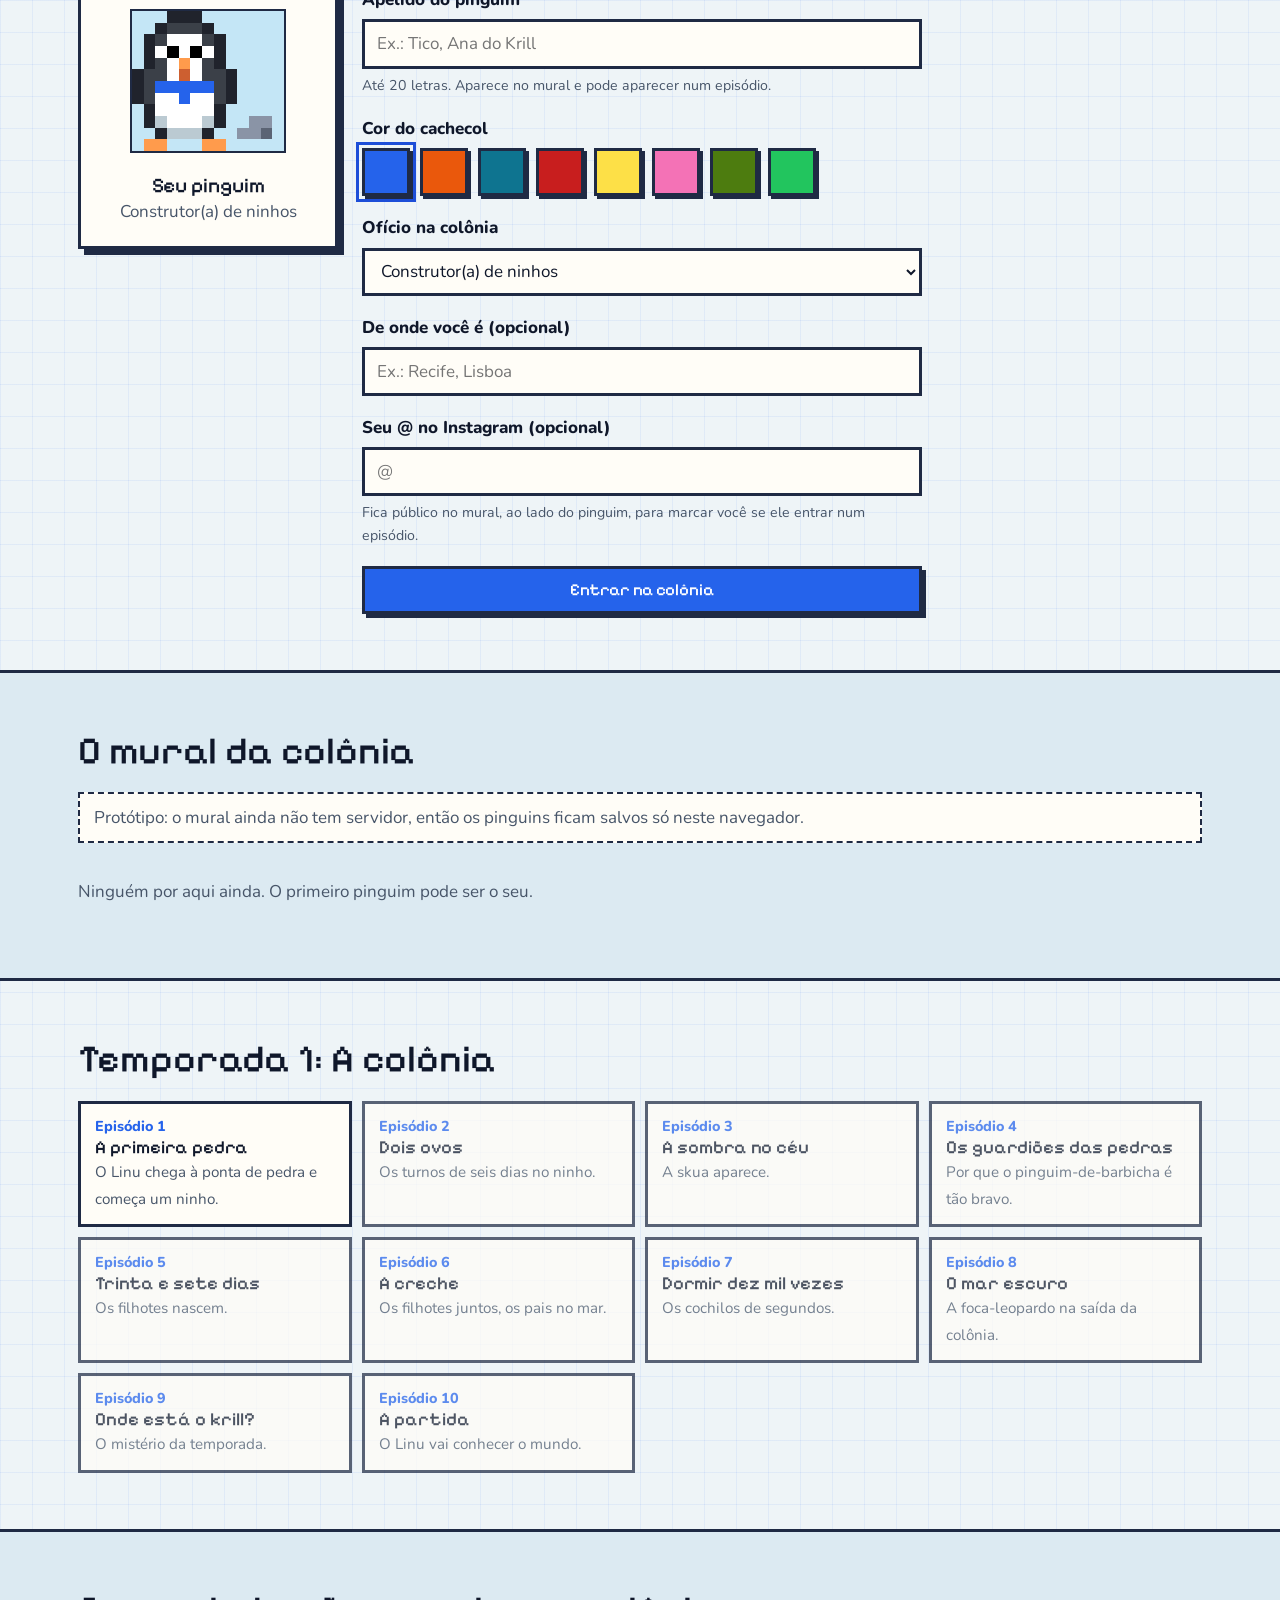
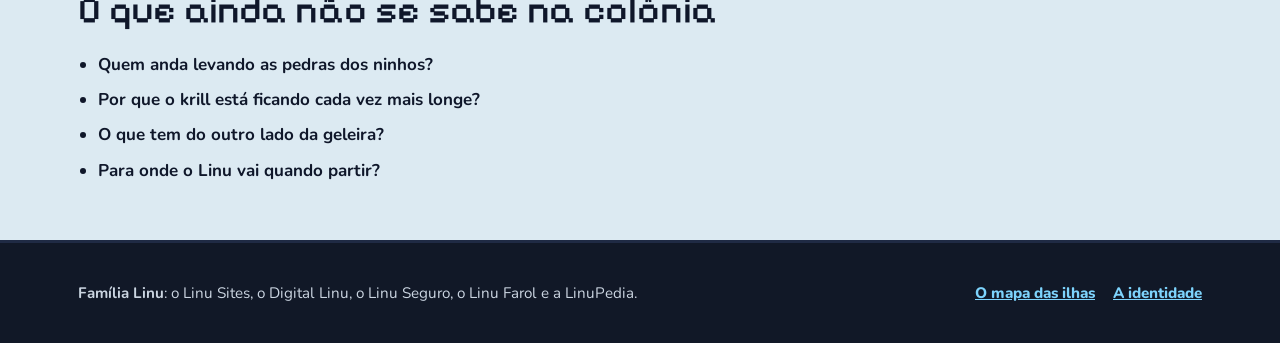
<file: colonia.html>
<!DOCTYPE html>
<html lang="pt-BR">
<head>
  <meta charset="utf-8">
  <meta name="viewport" content="width=device-width, initial-scale=1">
  <title>A Colônia do Linu</title>
  <meta name="description" content="Uma série em pixel art no Instagram da LinuPedia: cada pessoa que segue ganha um pinguim na colônia do Linu, e a história conta como vivem os pinguins-de-barbicha de verdade.">
  <!-- Protótipo (16/11/2026): fora do menu e do mapa do site até a série ser aprovada. -->
  <meta name="robots" content="noindex">
  <meta name="theme-color" content="#1F2A44">
  <link rel="icon" href="img/linu-logo.png?v=04939f80" type="image/png" sizes="128x128">
  <link rel="icon" href="img/icone-32.png?v=af06fd2b" type="image/png" sizes="32x32">
  <meta http-equiv="Content-Security-Policy" content="default-src 'self'; img-src 'self' data:; font-src 'self'; style-src 'self'; script-src 'self'; connect-src 'self'; object-src 'none'; base-uri 'self'; form-action 'self'">
  <link rel="preload" href="fontes/nunito-latin.woff2" as="font" type="font/woff2" crossorigin>
  <script src="js/tema-inicio.js?v=b2e4d710"></script>
  <link rel="stylesheet" href="css/fontes-pixel.css?v=5a3ab9f0">
  <link rel="stylesheet" href="css/estilo.css?v=5ccaa806">
  <link rel="stylesheet" href="css/colonia.css">
  <script src="js/familia.js?v=a49119ed" defer></script>
  <script src="js/colonia-pinguim.js" defer></script>
  <script src="js/colonia.js" defer></script>
</head>
<body class="pagina-colonia">
  <header class="topo">
    <div class="dentro topo-dentro">
      <a class="marca" href="./" aria-label="Família Linu, início">
        <img src="img/linu-logo.png?v=04939f80" alt="" width="40" height="40">
        <span>Família Linu</span>
      </a>
      <nav class="menu" aria-label="Seções">
        <button class="luz" type="button" data-tema aria-label="Mudar para o modo escuro" title="Modo escuro">
          <svg viewBox="0 0 24 24" width="22" height="22" aria-hidden="true">
            <path class="icone-sol" d="M12 7.5a4.5 4.5 0 1 1 0 9 4.5 4.5 0 0 1 0-9ZM12 1.5v2.2M12 20.3v2.2M1.5 12h2.2M20.3 12h2.2M4.6 4.6l1.5 1.5M17.9 17.9l1.5 1.5M4.6 19.4l1.5-1.5M17.9 6.1l1.5-1.5" />
            <path class="icone-lua" d="M20 14.5A8.5 8.5 0 0 1 9.5 4a8.5 8.5 0 1 0 10.5 10.5Z" />
          </svg>
        </button>
      </nav>
    </div>
  </header>

  <main id="conteudo">
    <section class="dentro col-abertura" aria-labelledby="t-colonia">
      <p class="col-selo">Série no Instagram da LinuPedia</p>
      <h1 id="t-colonia">A Colônia do Linu</h1>
      <p class="col-sub">Antes de viajar o mundo, o Linu morava numa ponta de pedra na beira da Antártica. Cada pessoa
        que segue a LinuPedia ganha um pinguim nessa colônia, e a história conta como vivem os pinguins-de-barbicha de
        verdade: o ninho de pedras, os turnos no ovo, a skua no céu e o krill que está sumindo.</p>
      <div class="col-cena-caixa">
        <canvas class="pixel col-cena" width="200" height="140" role="img" aria-label="A colônia em pixel art: uma ponta de pedra na frente da geleira, cheia de pinguins, com o Linu no meio, maior que os outros."></canvas>
      </div>
      <p class="col-contagem"><b data-contagem>0</b> pinguins na colônia <span data-contagem-nota></span></p>
      <p class="col-acoes">
        <a class="botao" href="#montar">Montar o meu pinguim</a>
        <a class="botao botao-linha" href="#como">Como funciona</a>
      </p>
    </section>

    <section class="secao secao-mar" id="como" aria-labelledby="t-como">
      <div class="dentro">
        <h2 id="t-como">Como funciona</h2>
        <ol class="col-passos">
          <li><b>Seguir a LinuPedia.</b> A colônia tem um pinguim para cada pessoa que segue. Os pinguins sem nome são
            quem segue e ainda não montou o seu.</li>
          <li><b>Montar o seu pinguim.</b> Um apelido, a cor do cachecol e um ofício da colônia. Ele entra no mural e na
            próxima cena da colônia.</li>
          <li><b>Dizer nos comentários o que o seu pinguim faz.</b> A cada episódio, alguns entram na história com o
            apelido.</li>
        </ol>
        <p class="secao-sub">Tudo o que acontece com os pinguins na série é coisa que acontece com os pinguins-de-barbicha de
          verdade, com a fonte no fim de cada episódio. O que é invenção (o Linu, os apelidos, as conversas) é dito como
          invenção.</p>
      </div>
    </section>

    <section class="secao" id="montar" aria-labelledby="t-montar">
     <div class="dentro">
      <h2 id="t-montar">Monte o seu pinguim</h2>
      <div class="col-montar">
        <div class="col-previa" aria-hidden="true">
          <canvas class="pixel" width="13" height="12" data-previa></canvas>
          <p class="col-previa-nome" data-previa-nome>Seu pinguim</p>
          <p class="col-previa-oficio" data-previa-oficio>Morador(a)</p>
        </div>
        <form class="col-form" data-form novalidate>
          <label class="col-campo">
            <span>Apelido do pinguim</span>
            <input name="apelido" maxlength="20" autocomplete="off" required placeholder="Ex.: Tico, Ana do Krill">
            <small>Até 20 letras. Aparece no mural e pode aparecer num episódio.</small>
          </label>
          <fieldset class="col-campo">
            <legend>Cor do cachecol</legend>
            <div class="col-cores" data-cores></div>
          </fieldset>
          <label class="col-campo">
            <span>Ofício na colônia</span>
            <select name="oficio" data-oficios></select>
          </label>
          <label class="col-campo">
            <span>De onde você é (opcional)</span>
            <input name="lugar" maxlength="30" autocomplete="off" placeholder="Ex.: Recife, Lisboa">
          </label>
          <label class="col-campo">
            <span>Seu @ no Instagram (opcional)</span>
            <input name="arroba" maxlength="31" autocomplete="off" placeholder="@">
            <small>Fica público no mural, ao lado do pinguim, para marcar você se ele entrar num episódio.</small>
          </label>
          <p class="col-erro" data-erro role="alert" hidden></p>
          <button class="botao" type="submit">Entrar na colônia</button>
        </form>
      </div>
     </div>
    </section>

    <section class="secao secao-mar" aria-labelledby="t-mural">
      <div class="dentro">
        <h2 id="t-mural">O mural da colônia</h2>
        <p class="col-aviso">Protótipo: o mural ainda não tem servidor, então os pinguins ficam salvos só neste navegador.</p>
        <ul class="col-mural" data-mural></ul>
        <p class="col-vazio" data-vazio>Ninguém por aqui ainda. O primeiro pinguim pode ser o seu.</p>
      </div>
    </section>

    <section class="secao" aria-labelledby="t-temporada">
     <div class="dentro">
      <h2 id="t-temporada">Temporada 1: A colônia</h2>
      <ol class="col-episodios">
        <li><b>A primeira pedra</b><span>O Linu chega à ponta de pedra e começa um ninho.</span></li>
        <li><b>Dois ovos</b><span>Os turnos de seis dias no ninho.</span></li>
        <li><b>A sombra no céu</b><span>A skua aparece.</span></li>
        <li><b>Os guardiões das pedras</b><span>Por que o pinguim-de-barbicha é tão bravo.</span></li>
        <li><b>Trinta e sete dias</b><span>Os filhotes nascem.</span></li>
        <li><b>A creche</b><span>Os filhotes juntos, os pais no mar.</span></li>
        <li><b>Dormir dez mil vezes</b><span>Os cochilos de segundos.</span></li>
        <li><b>O mar escuro</b><span>A foca-leopardo na saída da colônia.</span></li>
        <li><b>Onde está o krill?</b><span>O mistério da temporada.</span></li>
        <li><b>A partida</b><span>O Linu vai conhecer o mundo.</span></li>
      </ol>
     </div>
    </section>

    <section class="secao secao-mar" aria-labelledby="t-misterios">
      <div class="dentro">
        <h2 id="t-misterios">O que ainda não se sabe na colônia</h2>
        <ul class="col-misterios">
          <li>Quem anda levando as pedras dos ninhos?</li>
          <li>Por que o krill está ficando cada vez mais longe?</li>
          <li>O que tem do outro lado da geleira?</li>
          <li>Para onde o Linu vai quando partir?</li>
        </ul>
      </div>
    </section>
  </main>

  <footer class="rodape">
    <div class="dentro rodape-dentro">
      <p><b>Família Linu</b>: o Linu Sites, o Digital Linu, o Linu Seguro, o Linu Farol e a LinuPedia.</p>
      <nav class="rodape-links" aria-label="A família">
        <a href="./">O mapa das ilhas</a>
        <a href="identidade">A identidade</a>
      </nav>
    </div>
  </footer>
</body>
</html>
</file>
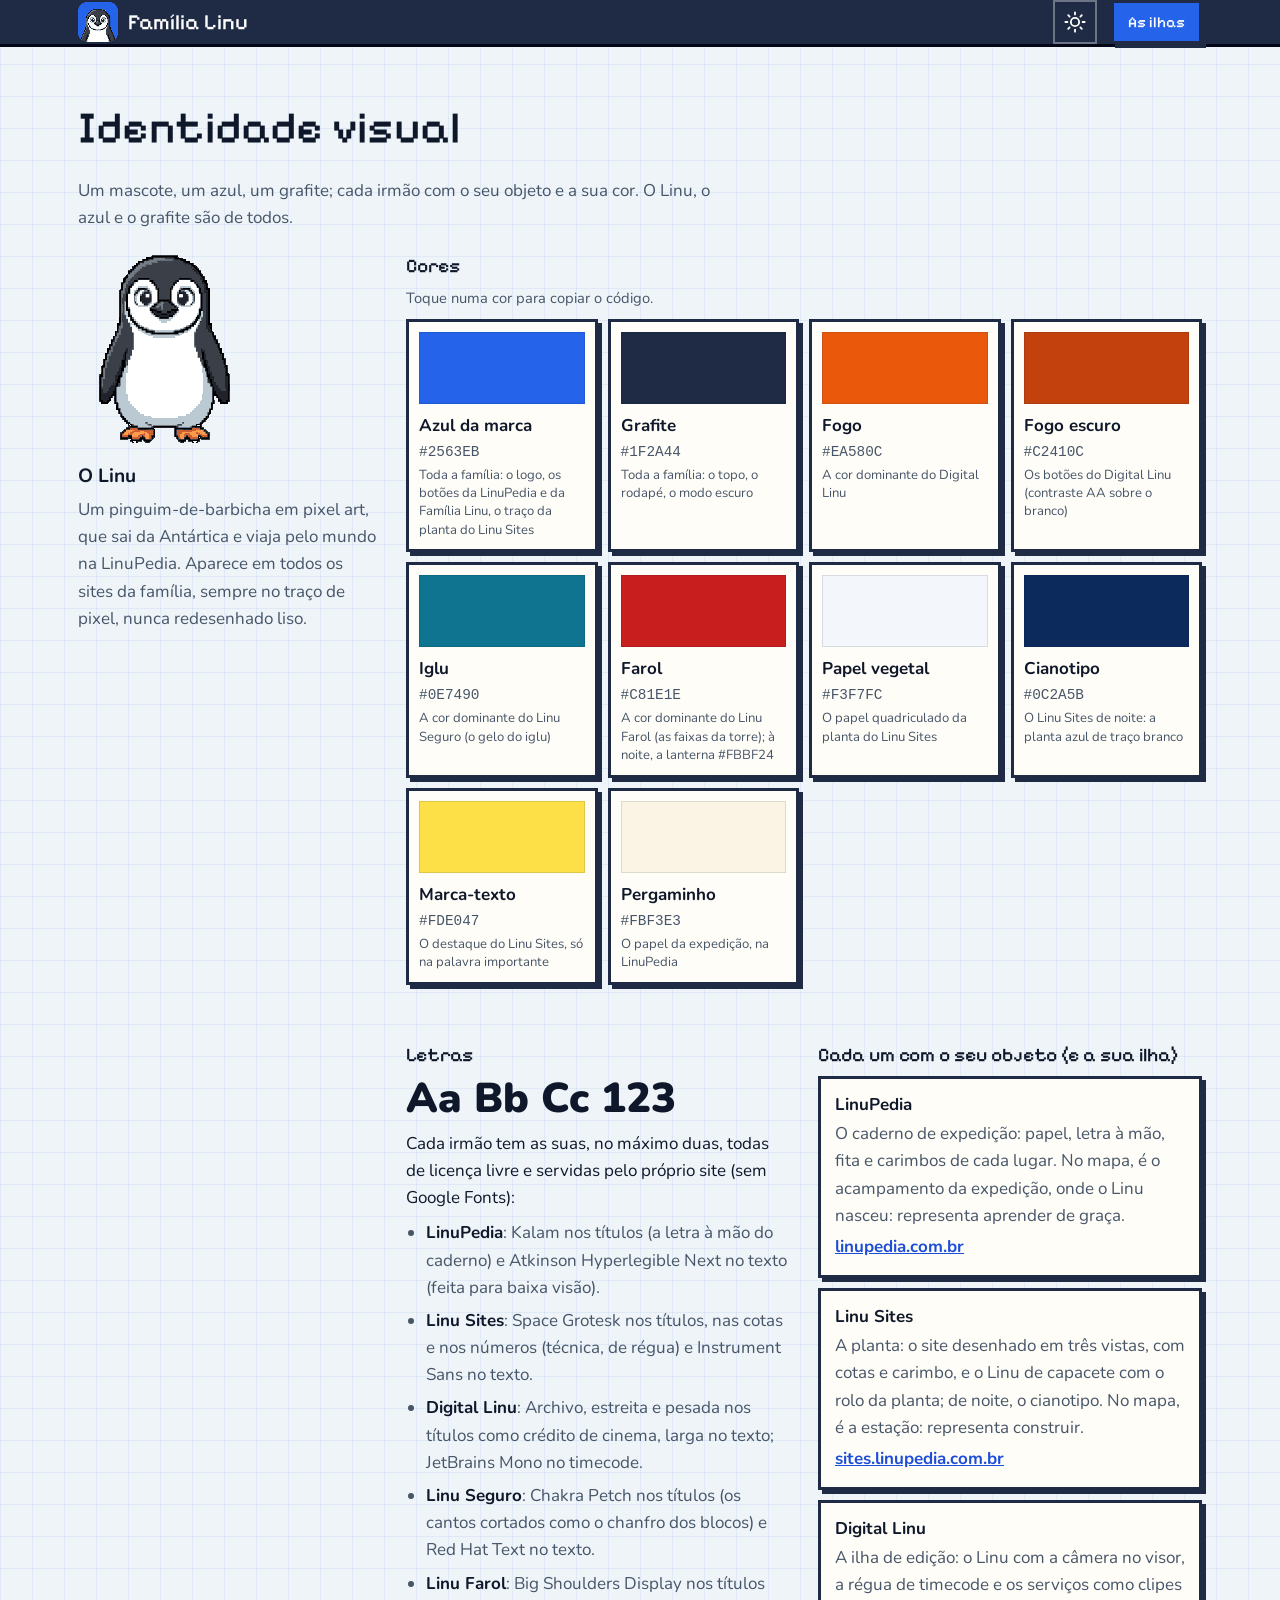
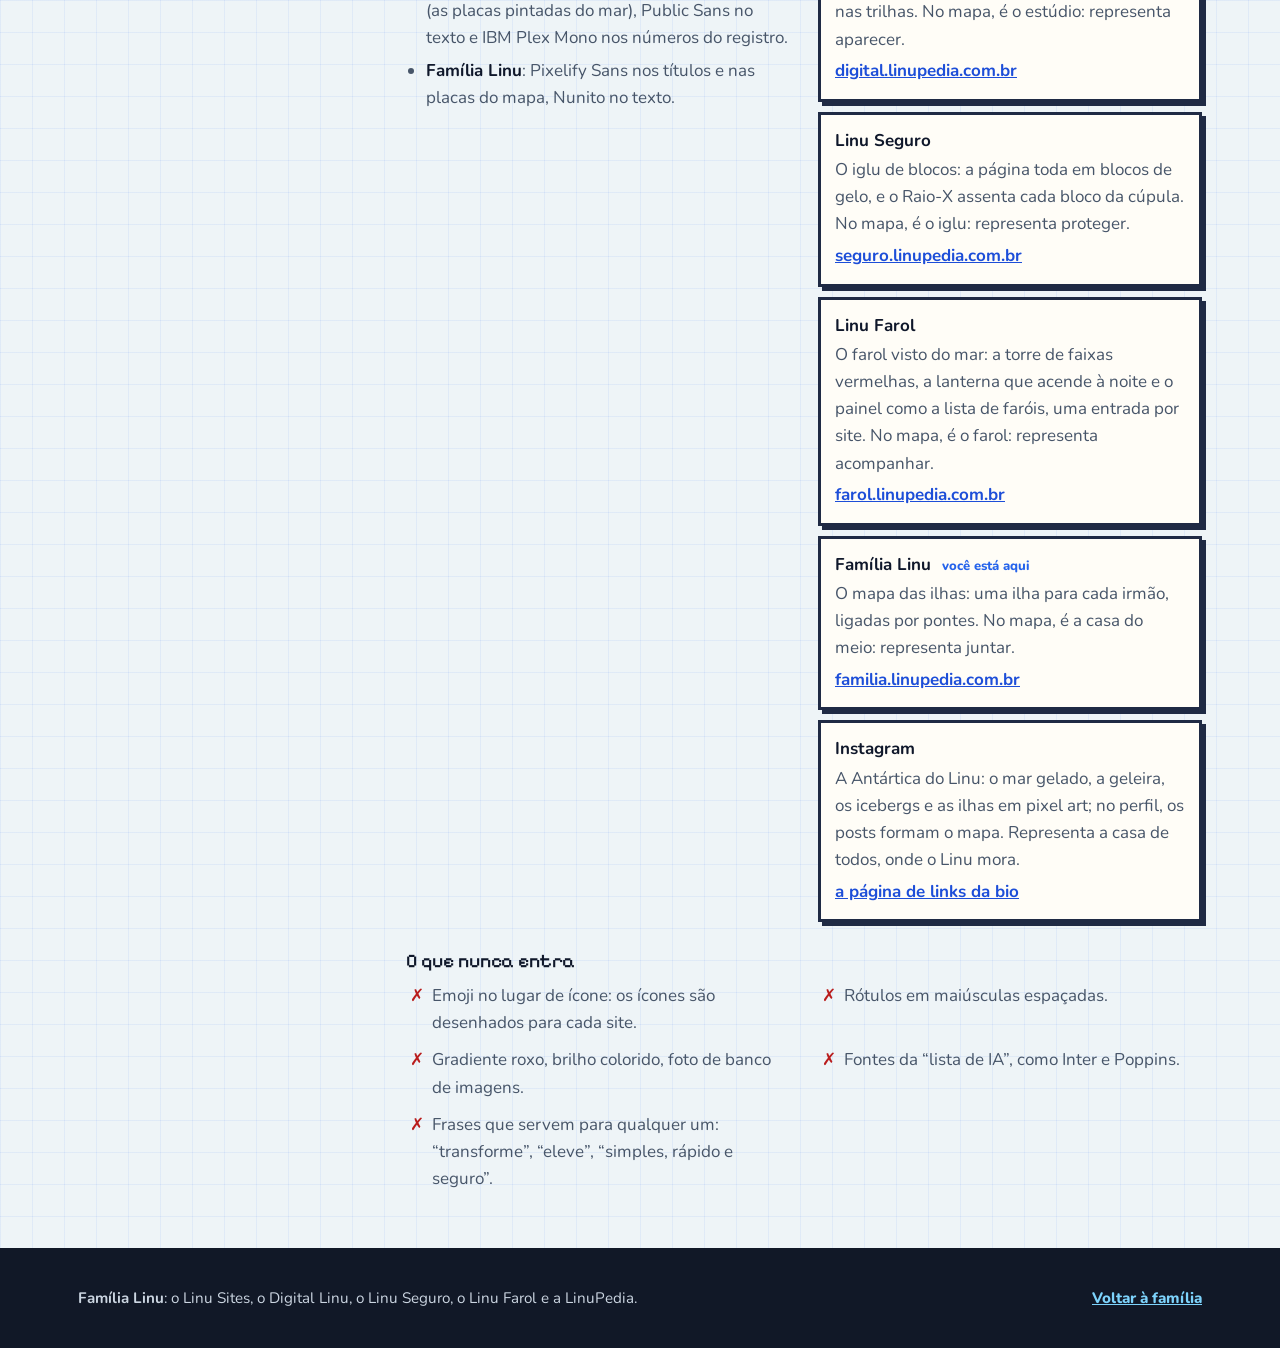
<file: identidade.html>
<!DOCTYPE html>
<html lang="pt-BR">
<head>
  <meta charset="utf-8">
  <meta name="viewport" content="width=device-width, initial-scale=1">
  <title>Identidade visual | Família Linu</title>
  <meta name="description" content="A identidade da família Linu: o Linu em pixel art, as cores, as letras e o objeto de cada site (LinuPedia, Linu Sites, Digital Linu, Linu Seguro, Linu Farol e Família Linu).">
  <meta name="theme-color" content="#1F2A44">
  <link rel="icon" href="img/linu-logo.png?v=04939f80" type="image/png" sizes="128x128">
  <link rel="icon" href="img/icone-32.png?v=af06fd2b" type="image/png" sizes="32x32">
  <link rel="apple-touch-icon" href="img/icone-180.png?v=0174d73d">
  <meta property="og:title" content="Identidade visual | Família Linu">
  <meta property="og:url" content="https://familia.linupedia.com.br/identidade">
  <meta property="og:image" content="https://familia.linupedia.com.br/img/compartilhar.png">
  <meta http-equiv="Content-Security-Policy" content="default-src 'self'; img-src 'self' data:; font-src 'self'; style-src 'self'; script-src 'self'; connect-src 'self' https://farol.linupedia.com.br; object-src 'none'; base-uri 'self'; form-action 'self'">
  <link rel="canonical" href="https://familia.linupedia.com.br/identidade">
  <link rel="preload" href="fontes/nunito-latin.woff2" as="font" type="font/woff2" crossorigin>
  <script src="js/tema-inicio.js?v=b2e4d710"></script>
  <link rel="stylesheet" href="css/fontes-pixel.css?v=5a3ab9f0">
  <link rel="stylesheet" href="css/estilo.css?v=5ccaa806">
  <script src="js/familia.js?v=a49119ed" defer></script>
  <script src="js/farol-visitas.js?v=721273e2" defer></script>
</head>
<body class="pagina-identidade">
  <header class="topo">
    <div class="dentro topo-dentro">
      <a class="marca" href="./" aria-label="Família Linu, início">
        <img src="img/linu-logo.png?v=04939f80" alt="" width="40" height="40">
        <span>Família Linu</span>
      </a>
      <nav class="menu" aria-label="Seções">
        <button class="luz" type="button" data-tema aria-label="Mudar para o modo escuro" title="Modo escuro">
          <svg viewBox="0 0 24 24" width="22" height="22" aria-hidden="true">
            <path class="icone-sol" d="M12 7.5a4.5 4.5 0 1 1 0 9 4.5 4.5 0 0 1 0-9ZM12 1.5v2.2M12 20.3v2.2M1.5 12h2.2M20.3 12h2.2M4.6 4.6l1.5 1.5M17.9 17.9l1.5 1.5M4.6 19.4l1.5-1.5M17.9 6.1l1.5-1.5" />
            <path class="icone-lua" d="M20 14.5A8.5 8.5 0 0 1 9.5 4a8.5 8.5 0 1 0 10.5 10.5Z" />
          </svg>
        </button>
        <a class="botao botao-pequeno" href="./#ilhas">As ilhas</a>
      </nav>
    </div>
  </header>

  <main>
    <!-- Identidade visual da família (07/11/2026): o /identidade do Linu Sites, do Digital Linu, do Linu Seguro e do Linu Farol leva para cá.
         A fonte é o IDENTIDADE-LINU.md do linuarquivos: mudou lá, muda aqui. -->
    <section class="secao identidade" id="identidade">
      <div class="dentro">
        <h1>Identidade visual</h1>
        <p class="secao-sub">Um mascote, um azul, um grafite; cada irmão com o seu objeto e a sua cor. O Linu, o azul e o
          grafite são de todos.</p>
        <div class="identidade-grade">
          <figure class="identidade-linu">
            <img class="pixel" src="img/linu-frente.png?v=015c42f4" alt="O Linu em pixel art, de frente" width="172" height="190" loading="lazy">
            <figcaption><b>O Linu</b>Um pinguim-de-barbicha em pixel art, que sai da Antártica e viaja pelo mundo na
              LinuPedia. Aparece em todos os sites da família, sempre no traço de pixel, nunca redesenhado liso.</figcaption>
          </figure>

          <div class="identidade-bloco">
            <h3>Cores</h3>
            <p class="identidade-dica">Toque numa cor para copiar o código.</p>
            <ul class="cores">
              <li><button type="button" class="cor" data-copiar="#2563EB"><span class="cor-amostra cor-azul"></span><b>Azul da marca</b><code>#2563EB</code><small>Toda a família: o logo, os botões da LinuPedia e da Família Linu, o traço da planta do Linu Sites</small></button></li>
              <li><button type="button" class="cor" data-copiar="#1F2A44"><span class="cor-amostra cor-grafite"></span><b>Grafite</b><code>#1F2A44</code><small>Toda a família: o topo, o rodapé, o modo escuro</small></button></li>
              <li><button type="button" class="cor" data-copiar="#EA580C"><span class="cor-amostra cor-fogo"></span><b>Fogo</b><code>#EA580C</code><small>A cor dominante do Digital Linu</small></button></li>
              <li><button type="button" class="cor" data-copiar="#C2410C"><span class="cor-amostra cor-fogo-escuro"></span><b>Fogo escuro</b><code>#C2410C</code><small>Os botões do Digital Linu (contraste AA sobre o branco)</small></button></li>
              <li><button type="button" class="cor" data-copiar="#0E7490"><span class="cor-amostra cor-iglu"></span><b>Iglu</b><code>#0E7490</code><small>A cor dominante do Linu Seguro (o gelo do iglu)</small></button></li>
              <li><button type="button" class="cor" data-copiar="#C81E1E"><span class="cor-amostra cor-farol"></span><b>Farol</b><code>#C81E1E</code><small>A cor dominante do Linu Farol (as faixas da torre); à noite, a lanterna #FBBF24</small></button></li>
              <li><button type="button" class="cor" data-copiar="#F3F7FC"><span class="cor-amostra cor-papel-vegetal"></span><b>Papel vegetal</b><code>#F3F7FC</code><small>O papel quadriculado da planta do Linu Sites</small></button></li>
              <li><button type="button" class="cor" data-copiar="#0C2A5B"><span class="cor-amostra cor-cianotipo"></span><b>Cianotipo</b><code>#0C2A5B</code><small>O Linu Sites de noite: a planta azul de traço branco</small></button></li>
              <li><button type="button" class="cor" data-copiar="#FDE047"><span class="cor-amostra cor-marca-texto"></span><b>Marca-texto</b><code>#FDE047</code><small>O destaque do Linu Sites, só na palavra importante</small></button></li>
              <li><button type="button" class="cor" data-copiar="#FBF3E3"><span class="cor-amostra cor-pergaminho"></span><b>Pergaminho</b><code>#FBF3E3</code><small>O papel da expedição, na LinuPedia</small></button></li>
            </ul>
            <p class="identidade-copiado" data-copiado aria-live="polite"></p>
          </div>

          <div class="identidade-bloco">
            <h3>Letras</h3>
            <p class="letra-amostra">Aa Bb Cc 123</p>
            <p>Cada irmão tem as suas, no máximo duas, todas de licença livre e servidas pelo próprio site (sem Google Fonts):</p>
            <ul class="letras">
              <li><b>LinuPedia</b>: Kalam nos títulos (a letra à mão do caderno) e Atkinson Hyperlegible Next no texto (feita para baixa visão).</li>
              <li><b>Linu Sites</b>: Space Grotesk nos títulos, nas cotas e nos números (técnica, de régua) e Instrument Sans no texto.</li>
              <li><b>Digital Linu</b>: Archivo, estreita e pesada nos títulos como crédito de cinema, larga no texto; JetBrains Mono no timecode.</li>
              <li><b>Linu Seguro</b>: Chakra Petch nos títulos (os cantos cortados como o chanfro dos blocos) e Red Hat Text no texto.</li>
              <li><b>Linu Farol</b>: Big Shoulders Display nos títulos (as placas pintadas do mar), Public Sans no texto e IBM Plex Mono nos números do registro.</li>
              <li><b>Família Linu</b>: Pixelify Sans nos títulos e nas placas do mapa, Nunito no texto.</li>
            </ul>
          </div>

          <div class="identidade-bloco identidade-familia">
            <h3>Cada um com o seu objeto (e a sua ilha)</h3>
            <ul class="familia">
              <li><b>LinuPedia</b><span>O caderno de expedição: papel, letra à mão, fita e carimbos de cada lugar. No mapa, é o acampamento da expedição, onde o Linu nasceu: representa aprender de graça.</span><a href="https://linupedia.com.br/">linupedia.com.br</a></li>
              <li><b>Linu Sites</b><span>A planta: o site desenhado em três vistas, com cotas e carimbo, e o Linu de capacete com o rolo da planta; de noite, o cianotipo. No mapa, é a estação: representa construir.</span><a href="https://sites.linupedia.com.br/">sites.linupedia.com.br</a></li>
              <li><b>Digital Linu</b><span>A ilha de edição: o Linu com a câmera no visor, a régua de timecode e os serviços como clipes nas trilhas. No mapa, é o estúdio: representa aparecer.</span><a href="https://digital.linupedia.com.br/">digital.linupedia.com.br</a></li>
              <li><b>Linu Seguro</b><span>O iglu de blocos: a página toda em blocos de gelo, e o Raio-X assenta cada bloco da cúpula. No mapa, é o iglu: representa proteger.</span><a href="https://seguro.linupedia.com.br/">seguro.linupedia.com.br</a></li>
              <li><b>Linu Farol</b><span>O farol visto do mar: a torre de faixas vermelhas, a lanterna que acende à noite e o painel como a lista de faróis, uma entrada por site. No mapa, é o farol: representa acompanhar.</span><a href="https://farol.linupedia.com.br/">farol.linupedia.com.br</a></li>
              <li class="familia-aqui"><b>Família Linu <em>você está aqui</em></b><span>O mapa das ilhas: uma ilha para cada irmão, ligadas por pontes. No mapa, é a casa do meio: representa juntar.</span><a href="./">familia.linupedia.com.br</a></li>
              <li><b>Instagram</b><span>A Antártica do Linu: o mar gelado, a geleira, os icebergs e as ilhas em pixel art; no perfil, os posts formam o mapa. Representa a casa de todos, onde o Linu mora.</span><a href="links">a página de links da bio</a></li>
            </ul>
          </div>

          <div class="identidade-bloco">
            <h3>O que nunca entra</h3>
            <ul class="nunca">
              <li><span class="nunca-x" aria-hidden="true">✗</span>Emoji no lugar de ícone: os ícones são desenhados para cada site.</li>
              <li><span class="nunca-x" aria-hidden="true">✗</span>Rótulos em maiúsculas espaçadas.</li>
              <li><span class="nunca-x" aria-hidden="true">✗</span>Gradiente roxo, brilho colorido, foto de banco de imagens.</li>
              <li><span class="nunca-x" aria-hidden="true">✗</span>Fontes da “lista de IA”, como Inter e Poppins.</li>
              <li><span class="nunca-x" aria-hidden="true">✗</span>Frases que servem para qualquer um: “transforme”, “eleve”, “simples, rápido e seguro”.</li>
            </ul>
          </div>
        </div>
      </div>
    </section>
  </main>

  <footer class="rodape">
    <div class="dentro rodape-dentro">
      <p><b>Família Linu</b>: o Linu Sites, o Digital Linu, o Linu Seguro, o Linu Farol e a LinuPedia.</p>
      <nav class="rodape-links" aria-label="Os irmãos">
        <a href="./">Voltar à família</a>
      </nav>
    </div>
  </footer>
</body>
</html>
</file>
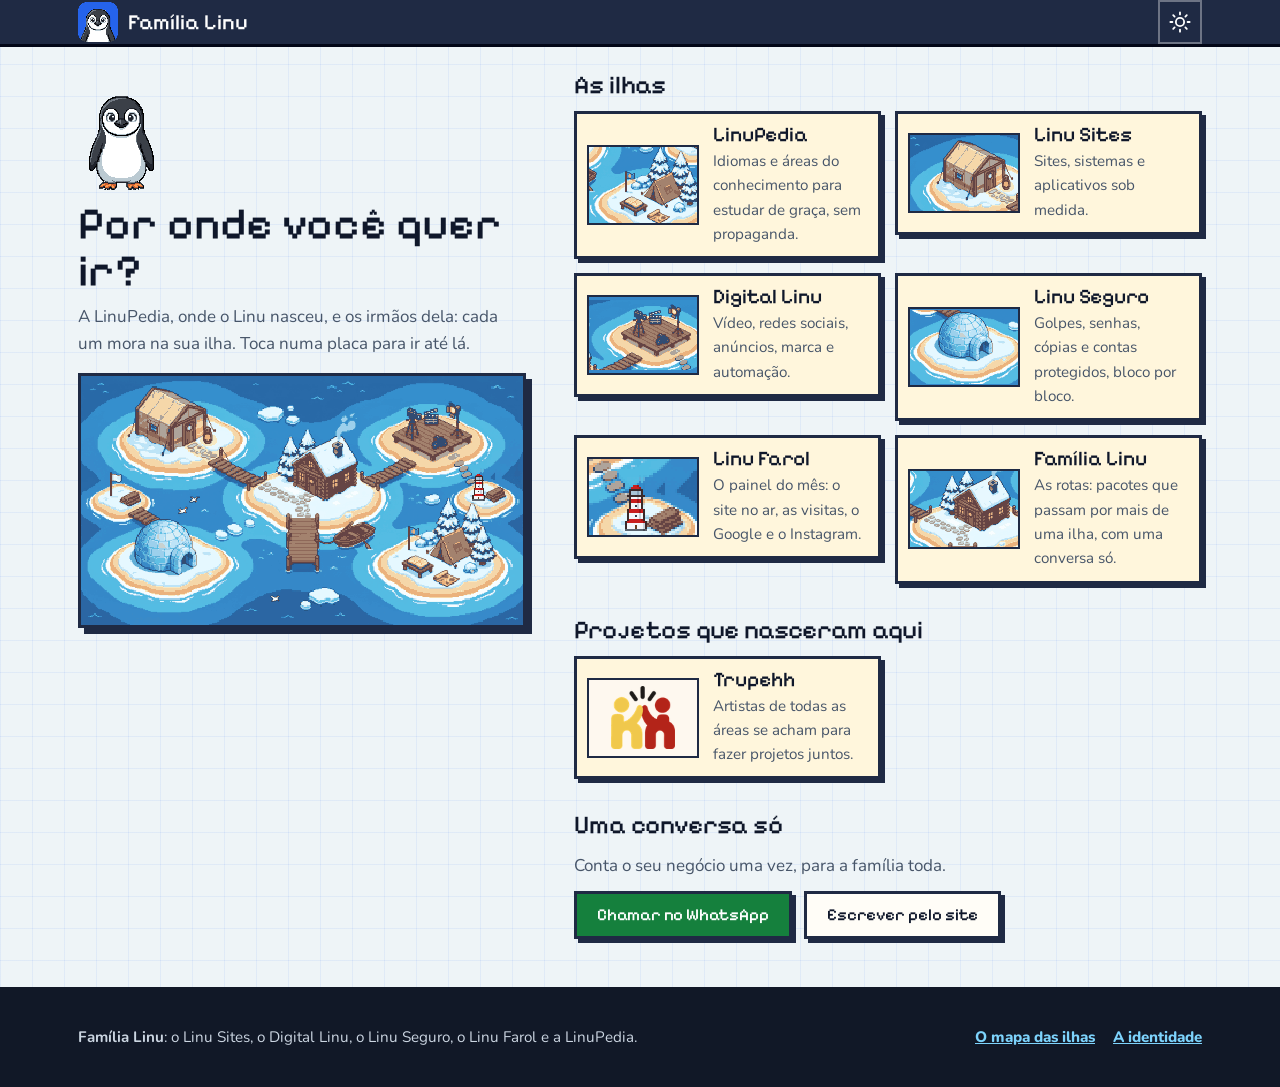
<file: links.html>
<!DOCTYPE html>
<html lang="pt-BR">
<head>
  <meta charset="utf-8">
  <meta name="viewport" content="width=device-width, initial-scale=1">
  <title>Links | Família Linu e LinuPedia</title>
  <meta name="description" content="Os links da LinuPedia e da família Linu num lugar só: a LinuPedia, o Linu Sites, o Digital Linu, o Linu Seguro, o Linu Farol, a Família Linu e os projetos que nasceram com eles.">
  <meta name="theme-color" content="#1F2A44">
  <link rel="icon" href="img/linu-logo.png?v=04939f80" type="image/png" sizes="128x128">
  <link rel="icon" href="img/icone-32.png?v=af06fd2b" type="image/png" sizes="32x32">
  <link rel="apple-touch-icon" href="img/icone-180.png?v=0174d73d">
  <meta property="og:title" content="Links | Família Linu e LinuPedia">
  <meta property="og:description" content="Cada irmão na sua ilha: site, redes, segurança, o painel do mês e a LinuPedia, onde o Linu nasceu.">
  <meta property="og:url" content="https://familia.linupedia.com.br/links">
  <meta property="og:image" content="https://familia.linupedia.com.br/img/compartilhar.png">
  <meta http-equiv="Content-Security-Policy" content="default-src 'self'; img-src 'self' data:; font-src 'self'; style-src 'self'; script-src 'self'; connect-src 'self' https://farol.linupedia.com.br; object-src 'none'; base-uri 'self'; form-action 'self'">
  <link rel="canonical" href="https://familia.linupedia.com.br/links">
  <link rel="preload" href="fontes/nunito-latin.woff2" as="font" type="font/woff2" crossorigin>
  <script src="js/tema-inicio.js?v=b2e4d710"></script>
  <link rel="stylesheet" href="css/fontes-pixel.css?v=5a3ab9f0">
  <link rel="stylesheet" href="css/estilo.css?v=5ccaa806">
  <script src="js/familia.js?v=a49119ed" defer></script>
  <script src="js/farol-visitas.js?v=721273e2" defer></script>
</head>
<body class="pagina-links">
  <!-- Os links da bio do Instagram (11/11/2026): no lugar de um Linktree, uma página da própria família, sem rastreador
       de terceiros. Cada placa leva a um irmão; os links levam ?origem=instagram para quem conta de onde veio. -->
  <header class="topo">
    <div class="dentro topo-dentro">
      <a class="marca" href="./" aria-label="Família Linu, início">
        <img src="img/linu-logo.png?v=04939f80" alt="" width="40" height="40">
        <span>Família Linu</span>
      </a>
      <nav class="menu" aria-label="Seções">
        <button class="luz" type="button" data-tema aria-label="Mudar para o modo escuro" title="Modo escuro">
          <svg viewBox="0 0 24 24" width="22" height="22" aria-hidden="true">
            <path class="icone-sol" d="M12 7.5a4.5 4.5 0 1 1 0 9 4.5 4.5 0 0 1 0-9ZM12 1.5v2.2M12 20.3v2.2M1.5 12h2.2M20.3 12h2.2M4.6 4.6l1.5 1.5M17.9 17.9l1.5 1.5M4.6 19.4l1.5-1.5M17.9 6.1l1.5-1.5" />
            <path class="icone-lua" d="M20 14.5A8.5 8.5 0 0 1 9.5 4a8.5 8.5 0 1 0 10.5 10.5Z" />
          </svg>
        </button>
      </nav>
    </div>
  </header>

  <main id="conteudo" class="dentro links-dentro">
    <section class="links-abertura" aria-labelledby="t-links">
      <img class="pixel links-linu" src="img/linu-frente.png?v=015c42f4" alt="O Linu, um pinguim em pixel art, de frente" width="86" height="95">
      <h1 id="t-links">Por onde você quer ir?</h1>
      <p>A LinuPedia, onde o Linu nasceu, e os irmãos dela: cada um mora na sua ilha. Toca numa placa para ir até lá.</p>
      <img class="pixel links-mapa links-mapa-lado" src="img/mapa-largo-dia.png?v=c168d5bc" alt="O mapa em pixel art das ilhas da família Linu" width="384" height="216">
    </section>

    <section class="links-grupo" aria-labelledby="t-familia">
      <h2 id="t-familia">As ilhas</h2>
      <ul class="links-lista">
        <li><a class="link-placa" href="https://linupedia.com.br/?origem=instagram">
          <span class="link-ilha"><img class="pixel" src="img/ilha-pedia.png?v=cc1c0d07" alt="" width="126" height="92"></span>
          <span class="link-texto"><b>LinuPedia</b><span>Idiomas e áreas do conhecimento para estudar de graça, sem propaganda.</span></span></a></li>
        <li><a class="link-placa" href="https://sites.linupedia.com.br/?origem=instagram">
          <span class="link-ilha"><img class="pixel" src="img/ilha-sites.png?v=5ed943eb" alt="" width="132" height="82"></span>
          <span class="link-texto"><b>Linu Sites</b><span>Sites, sistemas e aplicativos sob medida.</span></span></a></li>
        <li><a class="link-placa" href="https://digital.linupedia.com.br/?origem=instagram">
          <span class="link-ilha"><img class="pixel" src="img/ilha-digital.png?v=b6b58635" alt="" width="116" height="70"></span>
          <span class="link-texto"><b>Digital Linu</b><span>Vídeo, redes sociais, anúncios, marca e automação.</span></span></a></li>
        <li><a class="link-placa" href="https://seguro.linupedia.com.br/?origem=instagram">
          <span class="link-ilha"><img class="pixel" src="img/ilha-seguro.png?v=1c79bf6d" alt="" width="122" height="74"></span>
          <span class="link-texto"><b>Linu Seguro</b><span>Golpes, senhas, cópias e contas protegidos, bloco por bloco.</span></span></a></li>
        <li><a class="link-placa" href="https://farol.linupedia.com.br/?origem=instagram">
          <span class="link-ilha"><img class="pixel link-ilha-2x" src="img/ilha-farol.png?v=7e81472c" alt="" width="62" height="50"></span>
          <span class="link-texto"><b>Linu Farol</b><span>O painel do mês: o site no ar, as visitas, o Google e o Instagram.</span></span></a></li>
        <li><a class="link-placa" href="./?origem=instagram">
          <span class="link-ilha"><img class="pixel" src="img/ilha-familia.png?v=5cf25fc6" alt="" width="122" height="120"></span>
          <span class="link-texto"><b>Família Linu</b><span>As rotas: pacotes que passam por mais de uma ilha, com uma conversa só.</span></span></a></li>
      </ul>
    </section>

    <section class="links-grupo" aria-labelledby="t-projetos">
      <h2 id="t-projetos">Projetos que nasceram aqui</h2>
      <ul class="links-lista">
        <li><a class="link-placa" href="https://trupehh.com.br/?origem=linupedia-links">
          <span class="link-ilha link-ilha-clara"><img src="img/projeto-trupehh.png?v=5b7ddd93" alt="" width="96" height="95"></span>
          <span class="link-texto"><b>Trupehh</b><span>Artistas de todas as áreas se acham para fazer projetos juntos.</span></span></a></li>
      </ul>
    </section>

    <section class="links-grupo" aria-labelledby="t-conversa">
      <h2 id="t-conversa">Uma conversa só</h2>
      <p class="links-nota">Conta o seu negócio uma vez, para a família toda.</p>
      <div class="links-acoes">
        <a class="botao botao-whatsapp" href="https://wa.me/5524981013398?text=Ol%C3%A1%2C%20Fam%C3%ADlia%20Linu%21%20Vim%20pelo%20Instagram.">Chamar no WhatsApp</a>
        <a class="botao botao-linha" href="./#contato">Escrever pelo site</a>
      </div>
    </section>

    <!-- no celular e no tablet, o mapa vem depois dos links (11/11/2026): quem chega do Instagram quer tocar numa placa
         primeiro; no computador ele fica parado à esquerda, na abertura -->
    <img class="pixel links-mapa links-mapa-fim" src="img/mapa-largo-dia.png?v=c168d5bc" alt="O mapa em pixel art das ilhas da família Linu" width="384" height="216" loading="lazy">
  </main>

  <footer class="rodape">
    <div class="dentro rodape-dentro">
      <p><b>Família Linu</b>: o Linu Sites, o Digital Linu, o Linu Seguro, o Linu Farol e a LinuPedia.</p>
      <nav class="rodape-links" aria-label="A família">
        <a href="./">O mapa das ilhas</a>
        <a href="identidade">A identidade</a>
      </nav>
    </div>
  </footer>
</body>
</html>
</file>
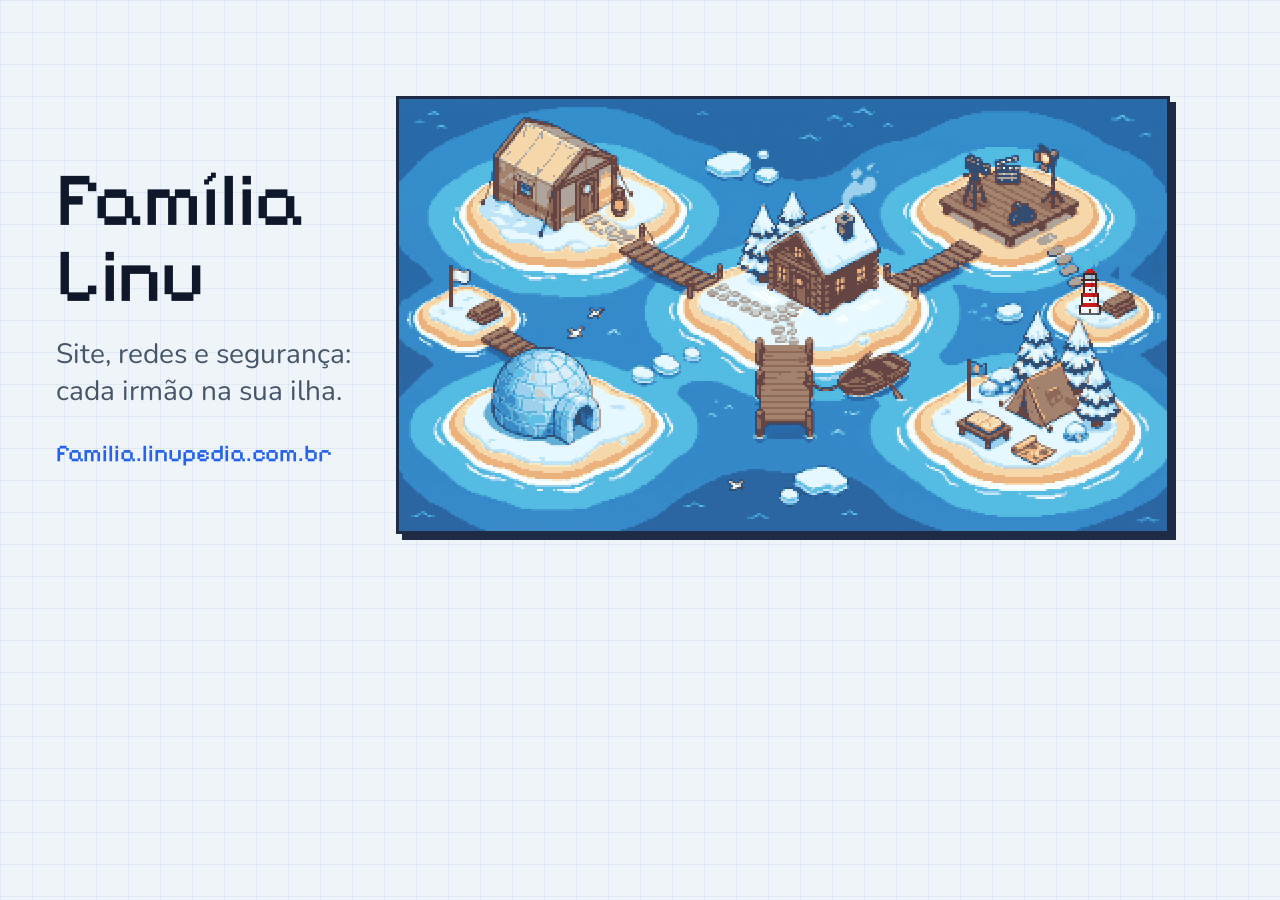
<file: ferramentas/compartilhar/imagem.html>
<!DOCTYPE html>
<!-- A imagem de compartilhar da Família Linu (1200 × 630): o mapa das ilhas em 2× exato. Gerar de novo:
     node ferramentas/compartilhar/gerar.mjs -->
<html lang="pt-BR" data-theme="light"><head><meta charset="utf-8">
<link rel="stylesheet" href="../../css/fontes-pixel.css">
<link rel="stylesheet" href="../../css/estilo.css">
<style>
  html, body { margin: 0; }
  body { width: 1200px; height: 630px; overflow: hidden; box-sizing: border-box; padding: 0 30px 0 56px; grid-template-columns: 1fr 774px !important; display: grid; grid-template-columns: 1fr 774px; gap: 36px; align-items: center; }
  h1 { font-size: 76px; line-height: 1; margin: 0; }
  .frase { font-size: 28px; line-height: 1.3; margin: 22px 0 0; color: #475569; }
  .pe { font: 500 24px "Pixelify Sans", sans-serif; color: #2563EB; margin: 30px 0 0; }
  .mapa-largo { display: block; width: 774px !important; }
  .mapa-largo img { width: 768px !important; height: 432px !important; }
</style></head><body>
  <div>
    <h1>Família Linu</h1>
    <p class="frase">Site, redes e segurança: cada irmão na sua ilha.</p>
    <p class="pe">familia.linupedia.com.br</p>
  </div>
  <div class="mapa-largo"><img class="pixel" src="../../img/mapa-largo-dia.png" alt="" width="384" height="216"></div>
</body></html>
</file>
<file: css/fontes-pixel.css>
/* Fontes servidas pelo próprio site (antes vinham do Google Fonts): Pixelify Sans. Subconjuntos: latin, latin-ext. Feito com linuarquivos/modelos/ferramentas/fontes-locais.py. */
@font-face { font-family: 'Pixelify Sans'; font-style: normal; font-weight: 400 700; font-display: swap; src: url(../fontes/pixelify-sans-latin-ext.woff2) format('woff2'); unicode-range: U+0100-02BA, U+02BD-02C5, U+02C7-02CC, U+02CE-02D7, U+02DD-02FF, U+0304, U+0308, U+0329, U+1D00-1DBF, U+1E00-1E9F, U+1EF2-1EFF, U+2020, U+20A0-20AB, U+20AD-20C4, U+2113, U+2C60-2C7F, U+A720-A7FF; }
@font-face { font-family: 'Pixelify Sans'; font-style: normal; font-weight: 400 700; font-display: swap; src: url(../fontes/pixelify-sans-latin.woff2) format('woff2'); unicode-range: U+0000-00FF, U+0131, U+0152-0153, U+02BB-02BC, U+02C6, U+02DA, U+02DC, U+0304, U+0308, U+0329, U+2000-206F, U+20AC, U+2122, U+2191, U+2193, U+2212, U+2215, U+FEFF, U+FFFD; }
</file>
<file: css/estilo.css>
/* Família Linu (07/11/2026, segunda versão): o mapa das ilhas. A página é uma carta náutica em pixel art: o mapa na
   abertura, a legenda, as rotas (os pacotes que passam por mais de uma ilha). Letra de pixel nos títulos (Pixelify
   Sans), Nunito no texto, cantos retos, bordas grossas e sombra dura, como as placas do mapa. Três versões
   (DIRETRIZES-UX.md, seção 3): celular até 699 px, tablet de 700 a 1099 px, computador a partir de 1100 px; o mapa
   troca de formato em 800 px e só aparece em 2× ou 3× exatos. */
@font-face { font-family: "Nunito"; font-style: normal; font-weight: 200 1000; font-display: swap; src: url(../fontes/nunito-latin.woff2) format("woff2"); unicode-range: U+0000-00FF, U+0131, U+0152-0153, U+02BB-02BC, U+02C6, U+02DA, U+02DC, U+0304, U+0308, U+0329, U+2000-206F, U+20AC, U+2122, U+2191, U+2193, U+2212, U+2215, U+FEFF, U+FFFD; }
@font-face { font-family: "Nunito"; font-style: normal; font-weight: 200 1000; font-display: swap; src: url(../fontes/nunito-latin-ext.woff2) format("woff2"); unicode-range: U+0100-02BA, U+02BD-02C5, U+02C7-02CC, U+02CE-02D7, U+02DD-02FF, U+0304, U+0308, U+0329, U+1D00-1DBF, U+1E00-1E9F, U+1EF2-1EFF, U+2020, U+20A0-20AB, U+20AD-20C4, U+2113, U+2C60-2C7F, U+A720-A7FF; }

:root {
  --grafite: #1F2A44;
  --cor: #2563EB;          /* o azul da marca (5,2:1 sobre o branco) */
  --cor-forte: #1D4ED8;
  --cor-clara: #DBEAFE;
  --azul: #1D4ED8;
  --fundo: #EEF4F7;        /* o papel da carta */
  --grade: rgba(37, 99, 235, .07);
  --mar: #DCEAF2;
  --cartao: #FFFDF7;       /* a placa */
  --tinta: #0F172A;
  --tinta-suave: #475569;
  --borda: #1F2A44;
  --sombra: #1F2A44;
  --placa: #FFF6DC;
  --sites: #1D4ED8; --digital: #C2410C; --seguro: #0E7490;
  color-scheme: light;
}
@media (prefers-color-scheme: dark) {
  :root:not([data-theme="light"]) {
    --cor: #60A5FA; --cor-forte: #93C5FD; --cor-clara: #172554; --azul: #93C5FD;
    --fundo: #0A1628; --grade: rgba(147, 197, 253, .06); --mar: #0E2440; --cartao: #13233D; --tinta: #E2E8F0;
    --tinta-suave: #A3B1C6; --borda: #7FA3CC; --sombra: #020617; --placa: #1C2F4F;
    --sites: #93C5FD; --digital: #FB923C; --seguro: #22D3EE;
    color-scheme: dark;
  }
}
:root[data-theme="dark"] {
  --cor: #60A5FA; --cor-forte: #93C5FD; --cor-clara: #172554; --azul: #93C5FD;
  --fundo: #0A1628; --grade: rgba(147, 197, 253, .06); --mar: #0E2440; --cartao: #13233D; --tinta: #E2E8F0;
  --tinta-suave: #A3B1C6; --borda: #7FA3CC; --sombra: #020617; --placa: #1C2F4F;
  --sites: #93C5FD; --digital: #FB923C; --seguro: #22D3EE;
  color-scheme: dark;
}

* { box-sizing: border-box; }
html { scroll-behavior: smooth; scroll-padding-top: 80px; -webkit-text-size-adjust: 100%; }
body { margin: 0; color: var(--tinta); font-family: "Nunito", system-ui, sans-serif; font-size: 17px; line-height: 1.6;
  background-color: var(--fundo);
  background-image: linear-gradient(var(--grade) 1px, transparent 1px), linear-gradient(90deg, var(--grade) 1px, transparent 1px);
  background-size: 32px 32px; }
img { display: block; max-width: 100%; height: auto; }
.pixel { image-rendering: pixelated; }
a { color: var(--azul); }
:focus-visible { outline: 3px solid var(--azul); outline-offset: 3px; }
.topo :focus-visible, .contato :focus-visible, .rodape :focus-visible { outline-color: #7DD3FC; }
.dentro { max-width: 1180px; margin: 0 auto; padding: 0 16px; }
h1, h2, h3 { font-family: "Pixelify Sans", "Nunito", system-ui, sans-serif; font-weight: 500; line-height: 1.15; margin: 0 0 .5em; }
h2 { font-size: clamp(1.7rem, 4.5vw, 2.4rem); }
[hidden] { display: none !important; }

/* Botões: placas quadradas com sombra dura; afundam ao tocar */
.botao { display: inline-flex; align-items: center; justify-content: center; gap: 8px; min-height: 48px; padding: 0 20px; border: 3px solid var(--borda); background: var(--cor); color: #FFFFFF; font: 500 1.05rem "Pixelify Sans", "Nunito", sans-serif; text-decoration: none; cursor: pointer; box-shadow: 4px 4px 0 var(--sombra); transition: transform .12s ease-out, box-shadow .12s ease-out, background-color .2s ease-out; }
:root[data-theme="dark"] .botao:not(.botao-linha):not(.botao-linha-clara):not(.botao-whatsapp) { color: #0A1628; }
@media (prefers-color-scheme: dark) { :root:not([data-theme="light"]) .botao:not(.botao-linha):not(.botao-linha-clara):not(.botao-whatsapp) { color: #0A1628; } }
.botao:hover { transform: translate(-1px, -1px); box-shadow: 5px 5px 0 var(--sombra); }
.botao:active { transform: translate(3px, 3px); box-shadow: 1px 1px 0 var(--sombra); }
.botao-linha { background: var(--cartao); color: var(--tinta); }
.botao-whatsapp { background: #15803D; color: #FFFFFF; }
.botao-linha-clara { background: transparent; color: #FFFFFF; border-color: #FFFFFF; box-shadow: 4px 4px 0 #020617; }

/* Topo: fino, a faixa do título da carta */
.topo { background: var(--grafite); color: #FFFFFF; position: sticky; top: 0; z-index: 20; border-bottom: 3px solid #020617; }
.topo-dentro { display: flex; align-items: center; justify-content: space-between; gap: 16px; padding-top: 10px; padding-bottom: 10px; }
.marca { display: flex; align-items: center; gap: 10px; color: #FFFFFF; text-decoration: none; font: 500 1.35rem "Pixelify Sans", sans-serif; white-space: nowrap; min-height: 44px; }
.marca img { image-rendering: pixelated; }
.menu { display: flex; align-items: center; gap: 14px; }
.menu-links { display: none; align-items: center; gap: 22px; }
.menu-links a { color: #E2E8F0; text-decoration: none; font: 500 1rem "Pixelify Sans", sans-serif; white-space: nowrap; }
.menu-links a:hover { color: #FFFFFF; text-decoration: underline; text-underline-offset: 4px; }
.luz { display: inline-flex; align-items: center; justify-content: center; width: 44px; height: 44px; padding: 0; border: 2px solid rgba(255, 255, 255, .35); background: transparent; color: #FFFFFF; cursor: pointer; }
.luz:hover { background: rgba(255, 255, 255, .12); }
.luz svg { fill: none; stroke: currentColor; stroke-width: 2; stroke-linecap: round; stroke-linejoin: round; }
.icone-lua { display: none; }
:root[data-theme="dark"] .icone-sol { display: none; }
:root[data-theme="dark"] .icone-lua { display: inline; }
@media (prefers-color-scheme: dark) {
  :root:not([data-theme="light"]) .icone-sol { display: none; }
  :root:not([data-theme="light"]) .icone-lua { display: inline; }
}

/* Abertura: o título e o mapa */
.abertura { padding: 36px 0 40px; }
.abertura h1 { font-size: clamp(2.1rem, 7vw, 3.6rem); }
.destaque { color: var(--cor); }
.abertura-sub { color: var(--tinta-suave); max-width: 64ch; margin: 0 0 24px; }
.mapa { display: flex; justify-content: center; }
.mapa-largo, .mapa-alto { position: relative; border: 3px solid var(--borda); box-shadow: 6px 6px 0 var(--sombra); background: #2A6DB0; }
.mapa-largo { display: none; width: 774px; }   /* 384 × 2 + as bordas */
.mapa-largo img { width: 768px; height: 432px; }
.mapa-alto { width: 358px; }                   /* 176 × 2 + as bordas */
.mapa-alto img { width: 352px; height: 624px; }
.mapa-noite { position: absolute; top: 0; left: 0; display: none; }
/* o Linu que anda no mapa (js/mapa-linu.js): 9 × 12 na grade, na mesma escala do mapa; à noite, mais escuro */
.mapa-largo img.mapa-linu, .mapa-alto img.mapa-linu { position: absolute; top: 0; left: 0; width: 18px; height: 24px; pointer-events: none; }
:root[data-theme="dark"] img.mapa-linu { filter: brightness(.72) saturate(.85); }
@media (prefers-color-scheme: dark) { :root:not([data-theme="light"]) img.mapa-linu { filter: brightness(.72) saturate(.85); } }
:root[data-theme="dark"] .mapa-noite { display: block; }
@media (prefers-color-scheme: dark) { :root:not([data-theme="light"]) .mapa-noite { display: block; } }
.marcas { position: absolute; inset: 0; }
.marca-ilha { position: absolute; transform: translate(-50%, -50%); white-space: nowrap; padding: 2px 8px; border: 2px solid #1F2A44; background: #FFF6DC; color: #1F2A44; font: 500 .95rem/1.4 "Pixelify Sans", sans-serif; text-decoration: none; box-shadow: 3px 3px 0 #1F2A44; }
a.marca-ilha::after { content: ""; position: absolute; inset: -8px; }   /* área de toque maior que a placa */
a.marca-ilha:hover { background: #FDE68A; transform: translate(-50%, calc(-50% - 2px)); }
.marca-vaga { background: rgba(255, 246, 220, .7); border-style: dashed; color: #475569; box-shadow: none; font-size: .85rem; }
.m-l-familia, .m-a-familia { background: #2563EB; color: #FFFFFF; border-color: #1F2A44; }
@media (max-width: 380px) {
  .marca-ilha { font-size: .85rem; padding: 1px 6px; }
}

/* As ilhas: a legenda do mapa */
.secao { padding: 56px 0; }
.secao-mar { background: var(--mar); border-top: 3px solid var(--borda); border-bottom: 3px solid var(--borda); }
.secao-sub { color: var(--tinta-suave); max-width: 65ch; margin: 0 0 24px; }
.ilhas { list-style: none; margin: 0; padding: 0; display: grid; gap: 18px; }
.ilha { display: grid; grid-template-columns: auto 1fr; gap: 16px; align-items: start; padding: 16px; background: var(--cartao); border: 3px solid var(--borda); box-shadow: 6px 6px 0 var(--sombra); }
.ilha-img { width: 132px; height: auto; }
@media (max-width: 520px) { .ilha { grid-template-columns: 1fr; } }
.ilha-texto h3 { font-size: 1.45rem; margin-bottom: .2em; }
.ilha-texto p { margin: 0 0 6px; color: var(--tinta-suave); }
.ilha-texto .ilha-preco { color: var(--tinta); font-weight: 800; }
.ilha .botao { margin-top: 6px; }
.vagas { display: flex; align-items: center; gap: 16px; margin: 28px 0 0; padding: 14px 16px; border: 3px dashed var(--borda); color: var(--tinta-suave); }
.vagas img { width: 143px; flex: none; }   /* o Linu com o álbum em 1× */
.vagas b { color: var(--tinta); font-family: "Pixelify Sans", sans-serif; font-weight: 500; font-size: 1.15rem; }

/* Para onde ir */
.casos { list-style: none; margin: 0; padding: 0; display: grid; gap: 14px; }
.casos a { display: grid; gap: 4px; min-height: 64px; padding: 14px 18px; background: var(--cartao); border: 3px solid var(--borda); box-shadow: 4px 4px 0 var(--sombra); color: var(--tinta); text-decoration: none; transition: transform .12s ease-out, box-shadow .12s ease-out; }
.casos a:hover { transform: translate(-1px, -1px); box-shadow: 5px 5px 0 var(--sombra); }
.casos a:active { transform: translate(3px, 3px); box-shadow: 1px 1px 0 var(--sombra); }
.casos b { font: 500 1.15rem "Pixelify Sans", sans-serif; }
.casos span { color: var(--tinta-suave); font-size: .95rem; }
.casos .casos-ir { color: var(--cor); font-weight: 800; }

/* Rotas: as paradas em ilhas, os itens com quem faz, o total */
.rotas { display: grid; gap: 22px; }
.rota { display: flex; flex-direction: column; gap: 10px; padding: 20px; background: var(--cartao); border: 3px solid var(--borda); box-shadow: 6px 6px 0 var(--sombra); }
.rota-destaque { border-color: var(--cor); box-shadow: 6px 6px 0 var(--cor); }
.rota-nome { margin: 0; font-size: 1.5rem; }
.rota > p { margin: 0; color: var(--tinta-suave); }
.rota-paradas { list-style: none; margin: 4px 0; padding: 10px 6px; display: flex; align-items: flex-end; background: var(--mar); border: 2px dashed var(--borda); }
/* as paradas numa linha só, em colunas iguais: a ponte pontilhada vai do centro de uma ao centro da outra, sem nunca
   sobrar solta numa quebra de linha (11/11/2026) */
.rota-paradas li { position: relative; flex: 1 1 0; min-width: 0; display: grid; justify-items: center; gap: 2px; font: 500 .8rem "Pixelify Sans", sans-serif; color: var(--tinta); text-align: center; }
.rota-paradas img { max-width: 100%; height: auto; }
.rota-paradas li + li::before { content: ""; position: absolute; left: calc(-50% + 36px); right: calc(50% + 36px); bottom: 26px; border-top: 3px dotted var(--borda); }
.rota-itens { list-style: none; margin: 0; padding: 0; display: grid; gap: 8px; flex: 1; align-content: start; }
.rota-itens li { display: grid; grid-template-columns: 1fr auto; gap: 2px 10px; align-items: baseline; padding-bottom: 8px; border-bottom: 2px dotted rgba(71, 85, 105, .35); }
.rota-itens small { grid-column: 1 / -1; font-weight: 800; font-size: .8rem; }
.rota-itens .valor { font-size: .92rem; color: var(--tinta-suave); white-space: nowrap; }
.de-sites { color: var(--sites); } .de-digital { color: var(--digital); } .de-seguro { color: var(--seguro); }
.rota-detalhe { flex: 1; }
.rota-detalhe > summary { display: flex; align-items: center; justify-content: space-between; min-height: 44px; padding: 0 12px; margin-bottom: 8px; border: 2px solid var(--borda); background: var(--placa); font: 500 1rem "Pixelify Sans", sans-serif; cursor: pointer; list-style: none; transition: background-color .15s ease-out; }
.rota-detalhe > summary::-webkit-details-marker { display: none; }
.rota-detalhe > summary::after { content: "+"; font-size: 1.3rem; line-height: 1; transition: transform .2s ease-out; }
.rota-detalhe[open] > summary::after { transform: rotate(45deg); }
.rota-detalhe[open] .rota-itens { animation: abre-rota .2s ease-out; }
@keyframes abre-rota { from { opacity: 0; transform: translateY(-6px); } }
@media (min-width: 700px) { .rota-detalhe > summary { display: none; } }
@media (prefers-reduced-motion: reduce) { .rota-detalhe[open] .rota-itens { animation: none; } .rota-detalhe > summary::after { transition: none; } }
.rota-total { margin: 4px 0 0; font-size: 1.05rem; }
.rota-total b { white-space: nowrap; }
.rota .botao { align-self: flex-start; }
.rotas-nota { margin: 22px 0 0; max-width: 70ch; color: var(--tinta-suave); font-size: .92rem; }

/* Uma conversa só */
.passos { list-style: none; margin: 0; padding: 0; display: grid; gap: 14px; counter-reset: passo; }
.passos li { display: grid; grid-template-columns: 48px 1fr; gap: 2px 14px; counter-increment: passo; }
.passos li::before { content: counter(passo); grid-row: 1 / span 2; width: 48px; height: 48px; display: grid; place-items: center; background: var(--cartao); border: 3px solid var(--borda); box-shadow: 3px 3px 0 var(--sombra); font: 500 1.4rem "Pixelify Sans", sans-serif; color: var(--cor); }
.passos b { font: 500 1.2rem "Pixelify Sans", sans-serif; }
.passos span { color: var(--tinta-suave); }

/* A identidade, chamada para a página dela */
.chamada-identidade { display: grid; gap: 18px; align-items: center; }
.chamada-cores { display: flex; flex-wrap: wrap; gap: 8px; margin: 0 0 16px; padding: 0; list-style: none; }
.chamada-cores li { width: 44px; height: 44px; border: 3px solid var(--borda); }
.c-azul { background: #2563EB; } .c-grafite { background: #1F2A44; } .c-aurora { background: #0F766E; } .c-fogo { background: #EA580C; }
.c-iglu { background: #0E7490; } .c-pergaminho { background: #FBF3E3; } .c-gelo { background: #EFF8FF; }

/* Contato */
.contato { background: var(--grafite); color: #FFFFFF; border-top: 3px solid #020617; }
.contato-dentro { display: grid; gap: 24px; align-items: end; }
.contato p { color: #CBD5E1; max-width: 60ch; }
.contato-canais { font-weight: 700; }
.botoes { display: flex; flex-wrap: wrap; gap: 14px; }
.contato-linu { width: 172px; justify-self: center; }
/* o formulário (11/11/2026): celular, uma coluna; tablet, o texto ao lado do Linu e o formulário embaixo, em duas
   colunas; computador, texto, formulário e Linu lado a lado */
.contato-form { display: grid; gap: 4px 16px; padding: 18px; background: #16203A; border: 3px solid #020617; box-shadow: 6px 6px 0 #020617; }
.contato-form .campo { display: grid; gap: 6px; }
.contato-form .campo:not(:has(.campo-erro))::after { content: ""; min-height: 1.2em; }  /* o mesmo respiro dos campos com aviso */
.contato-form label { font: 500 1rem "Pixelify Sans", "Nunito", sans-serif; color: #FFFFFF; }
.contato-form .opcional { font: 400 .85rem "Nunito", sans-serif; color: #A3B1C6; }
.contato-form input, .contato-form textarea { width: 100%; min-height: 48px; padding: 10px 12px; border: 2px solid #7FA3CC; border-radius: 0; background: #0A1628; color: #FFFFFF; font: inherit; transition: border-color .15s ease-out; }
.contato-form textarea { resize: vertical; }
.contato-form input::placeholder, .contato-form textarea::placeholder { color: #8695AD; }
.contato-form input:focus, .contato-form textarea:focus { border-color: #93C5FD; outline: none; box-shadow: 0 0 0 2px #93C5FD; }
.contato-form [aria-invalid="true"] { border-color: #FCA5A5; }
.campo-erro { margin: 0; min-height: 1.2em; color: #FCA5A5; font-size: .9rem; font-weight: 700; }
.contato-form .botoes { margin-top: 6px; }
.contato .formulario-status { margin: 4px 0 0; font-weight: 700; }
.formulario-status:empty { display: none; }
.formulario-status.ok { color: #86EFAC; }
.formulario-status.erro { color: #FCA5A5; }
.contato .formulario-privacidade { margin: 8px 0 0; font-size: .82rem; color: #A3B1C6; }
.contato-form .botao[disabled] { opacity: .7; cursor: progress; }
.pote { position: absolute; left: -10000px; width: 1px; height: 1px; overflow: hidden; }

/* Rodapé */
.rodape { background: #111827; color: #CBD5E1; padding: 28px 0; font-size: .95rem; }
.rodape-dentro { display: flex; flex-wrap: wrap; align-items: center; justify-content: space-between; gap: 16px; }
.rodape p { margin: 0; }
.rodape a { color: #7DD3FC; }
.rodape-links { display: flex; flex-wrap: wrap; gap: 4px 18px; }
.rodape-links a { display: inline-flex; align-items: center; min-height: 44px; font-weight: 800; }

/* Identidade visual (a página /identidade) */
.identidade { background: transparent; }
.pagina-identidade main { min-height: 70vh; }
.identidade h1 { font-size: clamp(2rem, 6vw, 2.8rem); }
.identidade h3 { font-size: 1.3rem; }
.botao-pequeno { min-height: 44px; padding: 0 14px; font-size: .95rem; }
.identidade-grade { display: grid; gap: 28px; }
.identidade-grade > * { min-width: 0; }
.identidade h3 { font-size: 1.2rem; }
.identidade-linu { margin: 0; display: grid; grid-template-columns: 96px 1fr; gap: 16px; align-items: center; }
.identidade-linu img { width: 96px; }
.identidade-linu figcaption b { display: block; font-size: 1.2rem; margin-bottom: 4px; }
.identidade-linu figcaption { color: var(--tinta-suave); }
.identidade-linu figcaption b { color: var(--tinta); }
.identidade-dica { margin: 0 0 10px; color: var(--tinta-suave); font-size: .92rem; }
.cores { list-style: none; margin: 0 -16px; padding: 2px 16px 10px; display: grid; grid-auto-flow: column; grid-auto-columns: 62%; gap: 10px; overflow-x: auto; scroll-snap-type: x mandatory; }
.cores li { scroll-snap-align: start; }
.cor { width: 100%; height: 100%; display: grid; grid-template-columns: 1fr; align-content: start; gap: 2px; padding: 10px; border-radius: 12px; border: 2px solid var(--linha); background: var(--cartao); color: var(--tinta); font: inherit; text-align: left; cursor: pointer; transition: border-color .2s ease-out, transform .15s ease-out; }
.cor:hover { border-color: var(--cor); }
.cor:active { transform: scale(.97); }
.cor-amostra { height: 56px; border-radius: 8px; margin-bottom: 6px; border: 1px solid rgba(15, 23, 42, .12); }
.cor code { font-family: ui-monospace, Menlo, Consolas, monospace; font-size: .9rem; color: var(--tinta-suave); }
.cor small { color: var(--tinta-suave); font-size: .82rem; line-height: 1.4; }
.cor-azul { background: #2563EB; } .cor-grafite { background: #1F2A44; } .cor-fogo { background: #EA580C; } .cor-fogo-escuro { background: #C2410C; }
.cor-papel-vegetal { background: #F3F7FC; } .cor-cianotipo { background: #0C2A5B; } .cor-marca-texto { background: #FDE047; } .cor-pergaminho { background: #FBF3E3; }
.identidade-copiado { margin: 6px 0 0; min-height: 1.4em; font-weight: 800; color: var(--cor); }
.letra-amostra { margin: 0 0 8px; font-size: 2.6rem; font-weight: 900; line-height: 1.1; }
.identidade-bloco p { margin: 0 0 8px; }
.familia, .nunca { margin: 0; padding: 0; list-style: none; display: grid; gap: 10px; }
.familia li { display: grid; gap: 2px; padding: 12px 14px; border-radius: 12px; border: 2px solid var(--linha); background: var(--cartao); }
.familia span { color: var(--tinta-suave); }
.familia a { justify-self: start; min-height: 32px; display: inline-flex; align-items: center; font-weight: 700; }
.familia-aqui { border-color: var(--cor) !important; }
.familia em { font-style: normal; font-size: .82rem; font-weight: 800; color: var(--cor); margin-left: 6px; }
.nunca li { padding-left: 26px; position: relative; color: var(--tinta-suave); }
.nunca-x { position: absolute; left: 4px; color: #B91C1C; font-weight: 900; }
:root[data-theme="dark"] .nunca-x { color: #FCA5A5; }
@media (prefers-color-scheme: dark) { :root:not([data-theme="light"]) .nunca-x { color: #FCA5A5; } }
.cor-iglu { background: #0E7490; }
.cor-farol { background: #C81E1E; }
.letras { margin: 0; padding-left: 20px; display: grid; gap: 6px; color: var(--tinta-suave); }
.letras b { color: var(--tinta); }
.cor, .familia li { border-radius: 0 !important; border: 3px solid var(--borda) !important; box-shadow: 4px 4px 0 var(--sombra); background: var(--cartao) !important; }
.familia-aqui { border-color: var(--cor) !important; box-shadow: 4px 4px 0 var(--cor); }
.cor-amostra { border-radius: 0 !important; }

/* Entradas ao rolar: js/movimento.js e css/movimento.css (o kit do linuarquivos) */

/* ===== Celular (até 699 px) ===== */
/* A placa de baixo (07/11/2026): o menu, com o nome da parte da carta em que a pessoa está, e a conversa, ao alcance do
   polegar. O menu sobe de baixo, como uma placa de legenda. */
.barra { display: none; }
@media (max-width: 699px) {
  body { padding-bottom: 84px; }
  .barra:not([hidden]) { position: fixed; left: 10px; right: 10px; bottom: calc(10px + env(safe-area-inset-bottom)); z-index: 19; display: flex; align-items: center; justify-content: space-between; gap: 10px; padding: 6px 6px 6px 8px; background: var(--grafite); color: #FFFFFF; border: 3px solid #020617; box-shadow: 4px 4px 0 #020617; transition: transform .2s ease-in, opacity .2s ease-in; }
  .barra.escondida { transform: translateY(calc(100% + 24px)); opacity: 0; pointer-events: none; }
  .barra-menu { display: flex; align-items: center; gap: 8px; min-height: 48px; min-width: 0; padding: 0 10px 0 4px; border: 2px solid rgba(255, 255, 255, .35); background: transparent; color: #FFFFFF; font: inherit; text-align: left; cursor: pointer; }
  .barra-menu svg { flex: none; image-rendering: pixelated; shape-rendering: crispEdges; }
  .rosa-n { fill: #FCA5A5; } .rosa-s, .rosa-l { fill: #E2E8F0; }
  .barra-menu[aria-expanded="true"] { background: rgba(255, 255, 255, .14); }
  .barra-menu span { display: grid; min-width: 0; line-height: 1.15; }
  .barra-menu b { font: 500 1.05rem "Pixelify Sans", sans-serif; }
  .barra-menu small { overflow: hidden; text-overflow: ellipsis; white-space: nowrap; color: #CBD5E1; font-size: .82rem; }
  .barra .botao { flex: none; min-height: 48px; padding: 0 14px; box-shadow: 3px 3px 0 #020617; border-color: #020617; }
  .menu-links.aberto { position: fixed; left: 10px; right: 10px; bottom: calc(84px + env(safe-area-inset-bottom)); display: grid; gap: 0; padding: 8px; background: var(--grafite); border: 3px solid #020617; box-shadow: 4px 4px 0 #020617; }
  .menu-links.aberto a { display: flex; align-items: center; min-height: 52px; padding: 0 12px; font-size: 1.15rem; border-bottom: 2px dotted rgba(226, 232, 240, .25); }
  .menu-links.aberto a:last-child { border-bottom: 0; }

  /* as ilhas e as rotas numa faixa que corre de lado, uma placa por vez, com a próxima aparecendo na beira */
  .ilhas, .rotas { grid-auto-flow: column; grid-auto-columns: 86%; align-items: stretch; margin: 0 -16px; padding: 4px 16px 18px; overflow-x: auto; overscroll-behavior-x: contain; scroll-snap-type: x mandatory; scroll-padding: 0 16px; scrollbar-width: thin; }
  .ilhas > li, .rotas > .rota { scroll-snap-align: start; }
  .rotas { align-items: start; } /* abrir o que entra de uma rota não estica as outras */
  .ilha { grid-template-columns: 1fr; align-content: start; }
  .ilha .botao { justify-self: start; }
  .faixa-dica { margin: -6px 0 14px; color: var(--tinta-suave); font: 500 .9rem "Pixelify Sans", sans-serif; }
}
.faixa-dica { display: none; }
@media (max-width: 699px) { .faixa-dica { display: block; } }

/* ===== Tablet (700 px ou mais) ===== */
@media (min-width: 700px) {
  .dentro { padding: 0 28px; }
  .menu-links { display: flex; }
  .ilhas { grid-template-columns: repeat(2, 1fr); }
  .casos { grid-template-columns: repeat(2, 1fr); }
  .rotas { grid-template-columns: repeat(2, 1fr); }
  /* tablet: a ilha que sobra (a LinuPedia) e a rota que sobra (Tudo junto) deitam na largura toda */
  .ilhas > li:last-child:nth-child(odd) { grid-column: 1 / -1; grid-template-columns: auto 1fr; }
  .rotas > .rota:last-child:nth-child(odd) { grid-column: 1 / -1; }
  .rotas > .rota:last-child:nth-child(odd) .rota-itens { grid-template-columns: repeat(2, minmax(0, 1fr)); column-gap: 28px; }
  .passos { grid-template-columns: repeat(3, 1fr); }
  .passos li { grid-template-columns: 1fr; }
  .passos li::before { grid-row: auto; margin-bottom: 8px; }
  .chamada-identidade { grid-template-columns: 1fr auto; }
  .contato-dentro { grid-template-columns: 1fr auto; }
  .contato-form { grid-column: 1 / -1; grid-row: 2; grid-template-columns: 1fr 1fr; }
  .contato-form .campo-largo { grid-column: 1 / -1; }
  .identidade-grade { grid-template-columns: repeat(2, 1fr); }
  .identidade-linu, .identidade-grade > .identidade-bloco:nth-child(2) { grid-column: 1 / -1; }
  .cores { grid-auto-flow: row; grid-template-columns: repeat(4, 1fr); overflow: visible; margin: 0; padding: 0; }
}
/* o mapa largo a partir de 800 px, em 2×; a partir de 1200 px, em 3× */
@media (min-width: 800px) {
  .mapa-largo { display: block; }
  .mapa-alto { display: none; }
}
@media (min-width: 1200px) {
  .mapa-largo { width: 1158px; }
  .mapa-largo img { width: 1152px; height: 648px; }
  .mapa-largo img.mapa-linu { width: 27px; height: 36px; }
  .marca-ilha { font-size: 1.1rem; padding: 3px 10px; }
}
/* ===== Computador (1100 px ou mais) ===== */
@media (min-width: 1100px) {
  .casos { grid-template-columns: repeat(4, 1fr); }
  .rotas { grid-template-columns: repeat(3, 1fr); }
  .rotas > .rota:last-child:nth-child(odd) { grid-column: auto; }
  .rotas > .rota:last-child:nth-child(odd) .rota-itens { grid-template-columns: 1fr; }
  .identidade-grade { grid-template-columns: 300px 1fr 1fr; align-items: start; }
  .identidade-linu { grid-column: 1; grid-row: 1 / span 3; position: sticky; top: 100px; grid-template-columns: 1fr; }
  .identidade-linu img { width: 172px; }
  .identidade-grade > .identidade-bloco:nth-child(2) { grid-column: 2 / -1; }
  .identidade-grade > .identidade-bloco:last-child { grid-column: 2 / -1; }
  .nunca { grid-template-columns: repeat(2, minmax(0, 1fr)); column-gap: 28px; }
  .cor-amostra { height: 72px; }
}

@media (prefers-reduced-motion: reduce) {
  html { scroll-behavior: auto; }
  *, *::before, *::after { animation: none !important; transition-duration: 0s !important; transition-delay: 0s !important; }
}
.erro { min-height: 100vh; display: grid; align-items: center; }
.sobretitulo { margin: 0 0 8px; color: var(--cor); font-weight: 800; }

/* computador: texto, formulário e o Linu lado a lado (11/11/2026) */
@media (min-width: 1100px) {
  .contato-dentro { grid-template-columns: minmax(0, 1fr) minmax(0, 1.4fr) auto; align-items: start; }
  .contato-form { grid-column: auto; grid-row: auto; }
  .contato-linu { align-self: end; }
}

/* Os links da bio do Instagram (/links, 11/11/2026): uma placa por ilha, com a ilha do mapa à esquerda. No celular e
   no tablet, os links primeiro e o mapa no fim; no computador, o mapa fica parado à esquerda e as placas em duas colunas. */
.links-dentro { padding-top: 24px; padding-bottom: 48px; }
.links-abertura h1 { font: 500 clamp(2rem, 7vw, 2.8rem)/1.05 "Pixelify Sans", sans-serif; margin: 10px 0 8px; }
.links-abertura p { margin: 0 0 16px; color: var(--tinta-suave); max-width: 38rem; }
.links-linu { display: block; width: 86px; height: auto; }
.links-mapa { display: block; width: 100%; max-width: 768px; height: auto; border: 3px solid var(--borda); box-shadow: 6px 6px 0 var(--sombra); }
.links-grupo { margin-top: 32px; }
.links-mapa-lado { display: none; }
.links-mapa-fim { margin-top: 36px; }
.links-grupo h2 { font: 500 1.6rem/1.1 "Pixelify Sans", sans-serif; margin: 0 0 12px; }
.links-lista { list-style: none; margin: 0; padding: 0; display: grid; gap: 14px; }
.link-placa { display: flex; align-items: center; gap: 14px; min-height: 96px; padding: 10px 14px 10px 10px; background: var(--placa); color: var(--tinta); border: 3px solid var(--borda); box-shadow: 4px 4px 0 var(--sombra); text-decoration: none; transition: transform .15s ease-out, box-shadow .15s ease-out; }
.link-placa:hover, .link-placa:focus-visible { transform: translate(-2px, -2px); box-shadow: 6px 6px 0 var(--sombra); }
.link-placa:active { transform: translate(3px, 3px); box-shadow: 1px 1px 0 var(--sombra); }
.link-ilha { flex: none; display: grid; place-items: center; width: 112px; height: 80px; overflow: hidden; background: #3586C8; border: 2px solid var(--borda); }
.link-ilha img { width: auto; height: auto; max-width: none; image-rendering: pixelated; }
.link-ilha .link-ilha-2x { width: 124px; height: 100px; }
.link-ilha-clara { background: #FEF8EF; }
.link-ilha-clara img { width: 64px; height: auto; image-rendering: auto; }
.link-texto { display: grid; gap: 2px; min-width: 0; }
.link-texto b { font: 500 1.3rem/1.1 "Pixelify Sans", sans-serif; }
.link-texto span { font-size: .95rem; color: var(--tinta-suave); }
.links-nota { margin: 0 0 12px; color: var(--tinta-suave); }
.links-acoes { display: flex; flex-wrap: wrap; gap: 12px; }
@media (min-width: 760px) {
  .links-lista { grid-template-columns: repeat(2, minmax(0, 1fr)); }
}
@media (min-width: 1100px) {
  .links-dentro { display: grid; grid-template-columns: minmax(0, 5fr) minmax(0, 7fr); column-gap: 48px; align-items: start; }
  .links-abertura { grid-column: 1; grid-row: 1 / span 3; position: sticky; top: 96px; }
  .links-grupo { grid-column: 2; }
  .links-abertura + .links-grupo { margin-top: 0; }
  .links-mapa-lado { display: block; }
  .links-mapa-fim { display: none; }
}
@media (prefers-reduced-motion: reduce) { .link-placa { transition: none; } }
</file>
<file: css/marcas.css>
/* Os nomes das ilhas por cima do mapa, gerados junto com o index.html: o centro de cada nome na grade do mapa
   (384 × 216 no largo, 176 × 312 no alto), em porcentagem, para acompanhar a ampliação. */
.m-l-sites { left: 20.83%; top: 40.74%; }
.m-l-digital { left: 77.08%; top: 41.67%; }
.m-l-familia { left: 52.08%; top: 67.59%; }
.m-l-seguro { left: 20.31%; top: 91.67%; }
.m-l-pedia { left: 81.25%; top: 92.59%; }
.m-l-vaga1 { left: 8.85%; top: 59.26%; }
.m-l-farol { left: 91.15%; top: 57.41%; }
.m-a-sites { left: 27.27%; top: 25.00%; }
.m-a-digital { left: 73.86%; top: 37.82%; }
.m-a-familia { left: 47.73%; top: 62.82%; }
.m-a-seguro { left: 25.00%; top: 83.97%; }
.m-a-pedia { left: 70.45%; top: 96.79%; }
.m-a-vaga1 { left: 14.77%; top: 44.23%; }
.m-a-farol { left: 86.36%; top: 58.33%; }
</file>
<file: css/movimento.css>
/* A máscara do título palavra por palavra (movimento.js, data-mov="palavras"). A folga em cima e embaixo não corta
   acento nem a perna do g e do p (a lição do site da Barreto: 0,22 em). Sem o movimento.js, estas regras não mudam
   nada na página. */
.mov-mascara { display: inline-block; overflow: clip; vertical-align: bottom; padding: .22em 0 .12em; margin: -.22em 0 -.12em; }
.mov-mascara > span { display: inline-block; }
</file>
<file: css/colonia.css>
/* A Colônia do Linu (protótipo de 16/11/2026): a página do mural. Usa a base de estilo.css (placas, sombra dura,
   Pixelify nos títulos) e só acrescenta o que é da colônia. A cena e os pinguins são canvas em pixels inteiros. */
.col-abertura { padding: 36px 16px 40px; }
.col-abertura h1 { font-size: clamp(2.1rem, 7vw, 3.6rem); }
.col-selo { display: inline-block; margin: 0 0 12px; padding: 2px 10px; border: 2px solid var(--borda); background: var(--placa); color: var(--tinta); font: 500 .95rem "Pixelify Sans", sans-serif; box-shadow: 3px 3px 0 var(--sombra); }
.col-sub { color: var(--tinta-suave); max-width: 64ch; margin: 0 0 24px; }
.col-cena-caixa { display: flex; justify-content: center; }
.col-cena { display: block; border: 3px solid var(--borda); box-shadow: 6px 6px 0 var(--sombra); background: #3D8CC6; }
.col-contagem { text-align: center; margin: 18px 0 0; font: 500 1.15rem "Pixelify Sans", sans-serif; }
.col-contagem b { font-family: "Nunito", sans-serif; font-weight: 900; color: var(--cor); }
.col-contagem span { display: block; font: 400 .9rem "Nunito", sans-serif; color: var(--tinta-suave); }
.col-acoes { display: flex; flex-wrap: wrap; justify-content: center; gap: 12px; margin: 22px 0 0; }

.col-passos { margin: 0 0 20px; padding-left: 1.4em; display: grid; gap: 12px; max-width: 70ch; }
.col-passos b { font-weight: 800; }

.col-montar { display: grid; gap: 24px; align-items: start; }
@media (min-width: 760px) { .col-montar { grid-template-columns: 260px 1fr; } }
.col-previa { text-align: center; padding: 20px 16px; border: 3px solid var(--borda); background: var(--cartao); box-shadow: 6px 6px 0 var(--sombra); }
.col-previa canvas { width: 156px; height: 144px; margin: 0 auto; background: #C4E6F6; border: 2px solid var(--borda); }
.col-previa-nome { margin: 12px 0 0; font: 500 1.3rem "Pixelify Sans", sans-serif; overflow-wrap: anywhere; }
.col-previa-oficio { margin: 0; color: var(--tinta-suave); }

.col-form { display: grid; gap: 18px; max-width: 560px; }
.col-campo { display: grid; gap: 6px; margin: 0; padding: 0; border: 0; min-width: 0; }
.col-campo > span, .col-campo legend { font-weight: 800; padding: 0; }
.col-campo small { color: var(--tinta-suave); }
.col-campo input, .col-campo select { min-height: 48px; padding: 8px 12px; border: 3px solid var(--borda); background: var(--cartao); color: var(--tinta); font: inherit; border-radius: 0; }
.col-cores { display: flex; flex-wrap: wrap; gap: 10px; margin-top: 6px; }
.col-cor { position: relative; width: 48px; height: 48px; border: 3px solid var(--borda); cursor: pointer; box-shadow: 3px 3px 0 var(--sombra); }
.col-cor input { position: absolute; opacity: 0; inset: 0; margin: 0; cursor: pointer; }
.col-cor:has(input:checked) { outline: 3px solid var(--azul); outline-offset: 3px; }
.col-cor:has(input:focus-visible) { outline: 3px dashed var(--azul); outline-offset: 3px; }
.col-erro { margin: 0; color: #B91C1C; font-weight: 800; }
:root[data-theme="dark"] .col-erro { color: #FCA5A5; }
@media (prefers-color-scheme: dark) { :root:not([data-theme="light"]) .col-erro { color: #FCA5A5; } }

.col-aviso { margin: 0 0 18px; padding: 10px 14px; border: 2px dashed var(--borda); background: var(--cartao); color: var(--tinta-suave); }
.col-mural { list-style: none; margin: 0; padding: 0; display: grid; gap: 14px; grid-template-columns: repeat(auto-fill, minmax(150px, 1fr)); }
.col-mural li { padding: 14px 10px; text-align: center; border: 3px solid var(--borda); background: var(--cartao); box-shadow: 4px 4px 0 var(--sombra); min-width: 0; }
.col-mural canvas { width: 78px; height: 72px; margin: 0 auto 8px; }
.col-mural b { display: block; font: 500 1.05rem "Pixelify Sans", sans-serif; overflow-wrap: anywhere; }
.col-mural span { display: block; font-size: .9rem; color: var(--tinta-suave); overflow-wrap: anywhere; }
.col-vazio { color: var(--tinta-suave); }

.col-episodios { margin: 0; padding: 0; list-style: none; counter-reset: ep; display: grid; gap: 10px; grid-template-columns: repeat(auto-fill, minmax(230px, 1fr)); }
.col-episodios li { counter-increment: ep; padding: 12px 14px; border: 3px solid var(--borda); background: var(--cartao); }
.col-episodios li::before { content: "Episódio " counter(ep); display: block; font: 800 .9rem "Nunito", sans-serif; color: var(--cor); } /* o 5 da Pixelify parece um S */
.col-episodios b { display: block; font: 500 1.15rem "Pixelify Sans", sans-serif; }
.col-episodios span { color: var(--tinta-suave); font-size: .95rem; }
.col-episodios li:not(:first-child) { opacity: .72; }

.col-misterios { margin: 0; padding-left: 1.2em; display: grid; gap: 8px; font-weight: 700; max-width: 60ch; }
</file>
